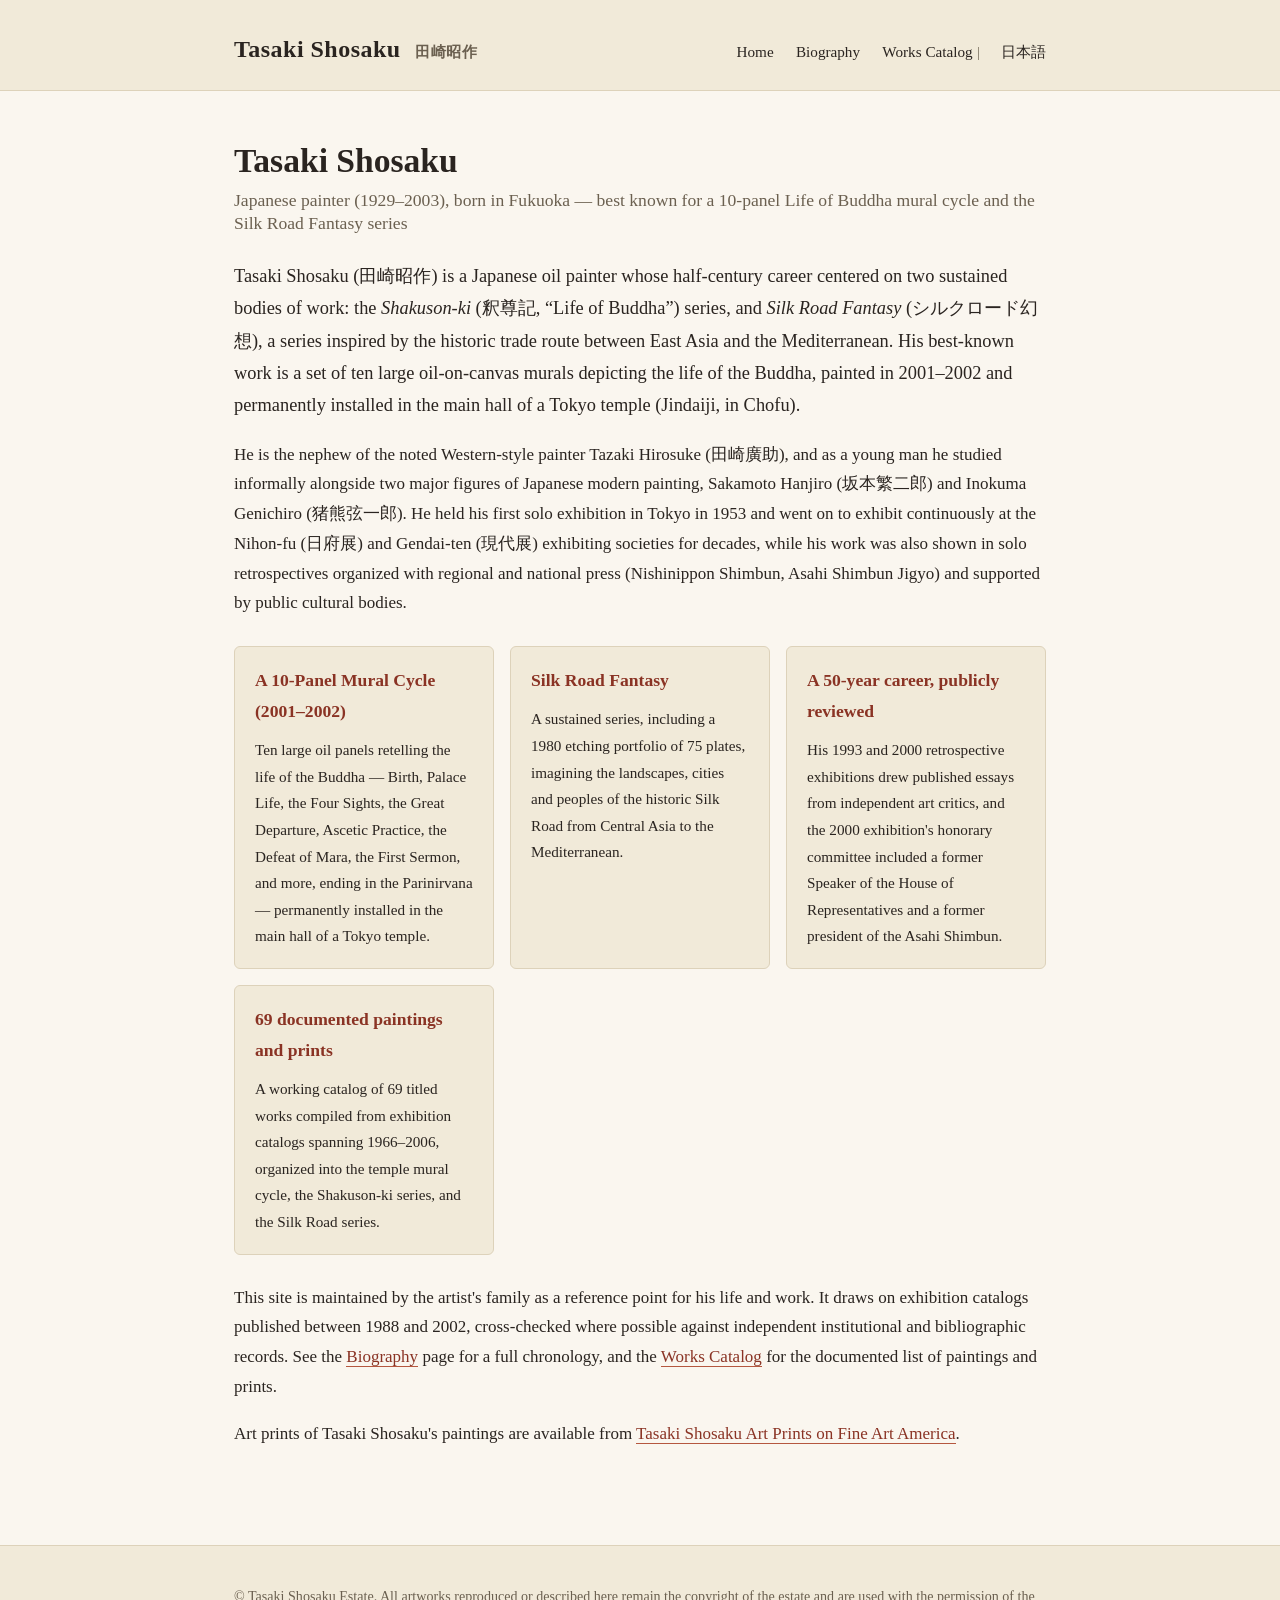
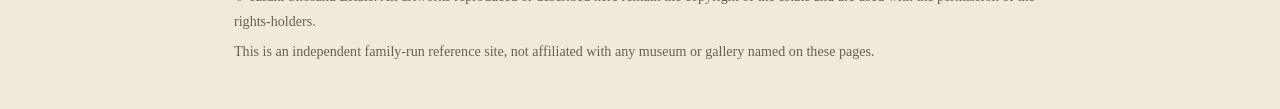
<file: index.html>
<!doctype html>
<html lang="en">
<head>
<meta charset="utf-8">
<meta name="viewport" content="width=device-width, initial-scale=1">
<title>Tasaki Shosaku — Japanese Painter (1929–2003)</title>
<meta name="description" content="Official reference site for Japanese painter Tasaki Shosaku (田崎昭作, 1929–2003), creator of a 10-panel Life of Buddha mural cycle and the Silk Road Fantasy series.">
<link rel="canonical" href="https://ttakt.github.io/tasaki-shosaku/">
<link rel="alternate" hreflang="en" href="https://ttakt.github.io/tasaki-shosaku/">
<link rel="alternate" hreflang="ja" href="https://ttakt.github.io/tasaki-shosaku/ja/index.html">
<link rel="alternate" hreflang="x-default" href="https://ttakt.github.io/tasaki-shosaku/">
<link rel="icon" href="assets/favicon.ico" sizes="any">
<link rel="icon" href="assets/favicon-32.png" type="image/png" sizes="32x32">
<link rel="apple-touch-icon" href="assets/apple-touch-icon.png">
<meta property="og:type" content="profile">
<meta property="og:site_name" content="Tasaki Shosaku ｜田崎昭作">
<meta property="og:locale" content="en_US">
<meta property="og:title" content="Tasaki Shosaku — Japanese Painter (1929–2003)">
<meta property="og:description" content="Official reference site for Japanese painter Tasaki Shosaku (田崎昭作, 1929–2003), creator of a 10-panel Life of Buddha mural cycle and the Silk Road Fantasy series.">
<meta property="og:url" content="https://ttakt.github.io/tasaki-shosaku/">
<meta property="og:image" content="https://ttakt.github.io/tasaki-shosaku/assets/og-image-en.png">
<meta property="og:image:width" content="1200">
<meta property="og:image:height" content="630">
<meta name="twitter:card" content="summary_large_image">
<meta name="twitter:title" content="Tasaki Shosaku — Japanese Painter (1929–2003)">
<meta name="twitter:description" content="Official reference site for Japanese painter Tasaki Shosaku (田崎昭作, 1929–2003), creator of a 10-panel Life of Buddha mural cycle and the Silk Road Fantasy series.">
<meta name="twitter:image" content="https://ttakt.github.io/tasaki-shosaku/assets/og-image-en.png">
<link rel="stylesheet" href="style.css">
<script type="application/ld+json">
{
  "@context": "https://schema.org",
  "@type": "Person",
  "name": "Tasaki Shosaku",
  "alternateName": ["田崎昭作", "田﨑昭作"],
  "birthDate": "1929-01-17",
  "deathDate": "2003-01-17",
  "birthPlace": {
    "@type": "Place",
    "name": "Tachibana-machi, Yame District, Fukuoka Prefecture, Japan"
  },
  "nationality": "Japanese",
  "jobTitle": "Painter",
  "description": "Japanese oil painter known for the 10-panel Life of Buddha (Shakuson-ki) mural cycle and the Silk Road Fantasy series.",
  "url": "https://ttakt.github.io/tasaki-shosaku/",
  "image": "https://ttakt.github.io/tasaki-shosaku/assets/og-image-en.png",
  "workLocation": {
    "@type": "Place",
    "name": "Tokyo, Japan"
  }
}
</script>
</head>
<body>

<header class="site-header">
  <div class="wrap">
    <div class="brand">Tasaki Shosaku <span class="jp">田崎昭作</span></div>
    <nav class="main-nav">
      <a href="index.html">Home</a>
      <a href="biography.html">Biography</a>
      <a href="works.html">Works Catalog</a>
      <span class="lang-switch">| <a href="ja/index.html">日本語</a></span>
    </nav>
  </div>
</header>

<main>
  <div class="wrap">
    <h1>Tasaki Shosaku
      <span class="sub">Japanese painter (1929–2003), born in Fukuoka — best known for a 10-panel Life of Buddha mural cycle and the Silk Road Fantasy series</span>
    </h1>

    <p class="lede">Tasaki Shosaku (田崎昭作) is a Japanese oil painter whose half-century career centered on two sustained bodies of work: the <em>Shakuson-ki</em> (釈尊記, &ldquo;Life of Buddha&rdquo;) series, and <em>Silk Road Fantasy</em> (シルクロード幻想), a series inspired by the historic trade route between East Asia and the Mediterranean. His best-known work is a set of ten large oil-on-canvas murals depicting the life of the Buddha, painted in 2001&ndash;2002 and permanently installed in the main hall of a Tokyo temple (Jindaiji, in Chofu).</p>

    <p>He is the nephew of the noted Western-style painter Tazaki Hirosuke (田崎廣助), and as a young man he studied informally alongside two major figures of Japanese modern painting, Sakamoto Hanjiro (坂本繁二郎) and Inokuma Genichiro (猪熊弦一郎). He held his first solo exhibition in Tokyo in 1953 and went on to exhibit continuously at the Nihon-fu (日府展) and Gendai-ten (現代展) exhibiting societies for decades, while his work was also shown in solo retrospectives organized with regional and national press (Nishinippon Shimbun, Asahi Shimbun Jigyo) and supported by public cultural bodies.</p>

    <div class="cards">
      <div class="card">
        <h3>A 10-Panel Mural Cycle (2001&ndash;2002)</h3>
        <p>Ten large oil panels retelling the life of the Buddha — Birth, Palace Life, the Four Sights, the Great Departure, Ascetic Practice, the Defeat of Mara, the First Sermon, and more, ending in the Parinirvana — permanently installed in the main hall of a Tokyo temple.</p>
      </div>
      <div class="card">
        <h3>Silk Road Fantasy</h3>
        <p>A sustained series, including a 1980 etching portfolio of 75 plates, imagining the landscapes, cities and peoples of the historic Silk Road from Central Asia to the Mediterranean.</p>
      </div>
      <div class="card">
        <h3>A 50-year career, publicly reviewed</h3>
        <p>His 1993 and 2000 retrospective exhibitions drew published essays from independent art critics, and the 2000 exhibition's honorary committee included a former Speaker of the House of Representatives and a former president of the Asahi Shimbun.</p>
      </div>
      <div class="card">
        <h3>69 documented paintings and prints</h3>
        <p>A working catalog of 69 titled works compiled from exhibition catalogs spanning 1966&ndash;2006, organized into the temple mural cycle, the Shakuson-ki series, and the Silk Road series.</p>
      </div>
    </div>

    <p>This site is maintained by the artist's family as a reference point for his life and work. It draws on exhibition catalogs published between 1988 and 2002, cross-checked where possible against independent institutional and bibliographic records. See the <a href="biography.html">Biography</a> page for a full chronology, and the <a href="works.html">Works Catalog</a> for the documented list of paintings and prints.</p>

    <p>Art prints of Tasaki Shosaku's paintings are available from <a href="https://fineartamerica.com/profiles/tasaki-shosaku">Tasaki Shosaku Art Prints on Fine Art America</a>.</p>
  </div>
</main>

<footer class="site-footer">
  <div class="wrap">
    <p>&copy; Tasaki Shosaku Estate. All artworks reproduced or described here remain the copyright of the estate and are used with the permission of the rights-holders.</p>
    <p>This is an independent family-run reference site, not affiliated with any museum or gallery named on these pages.</p>
  </div>
</footer>

</body>
</html>
</file>
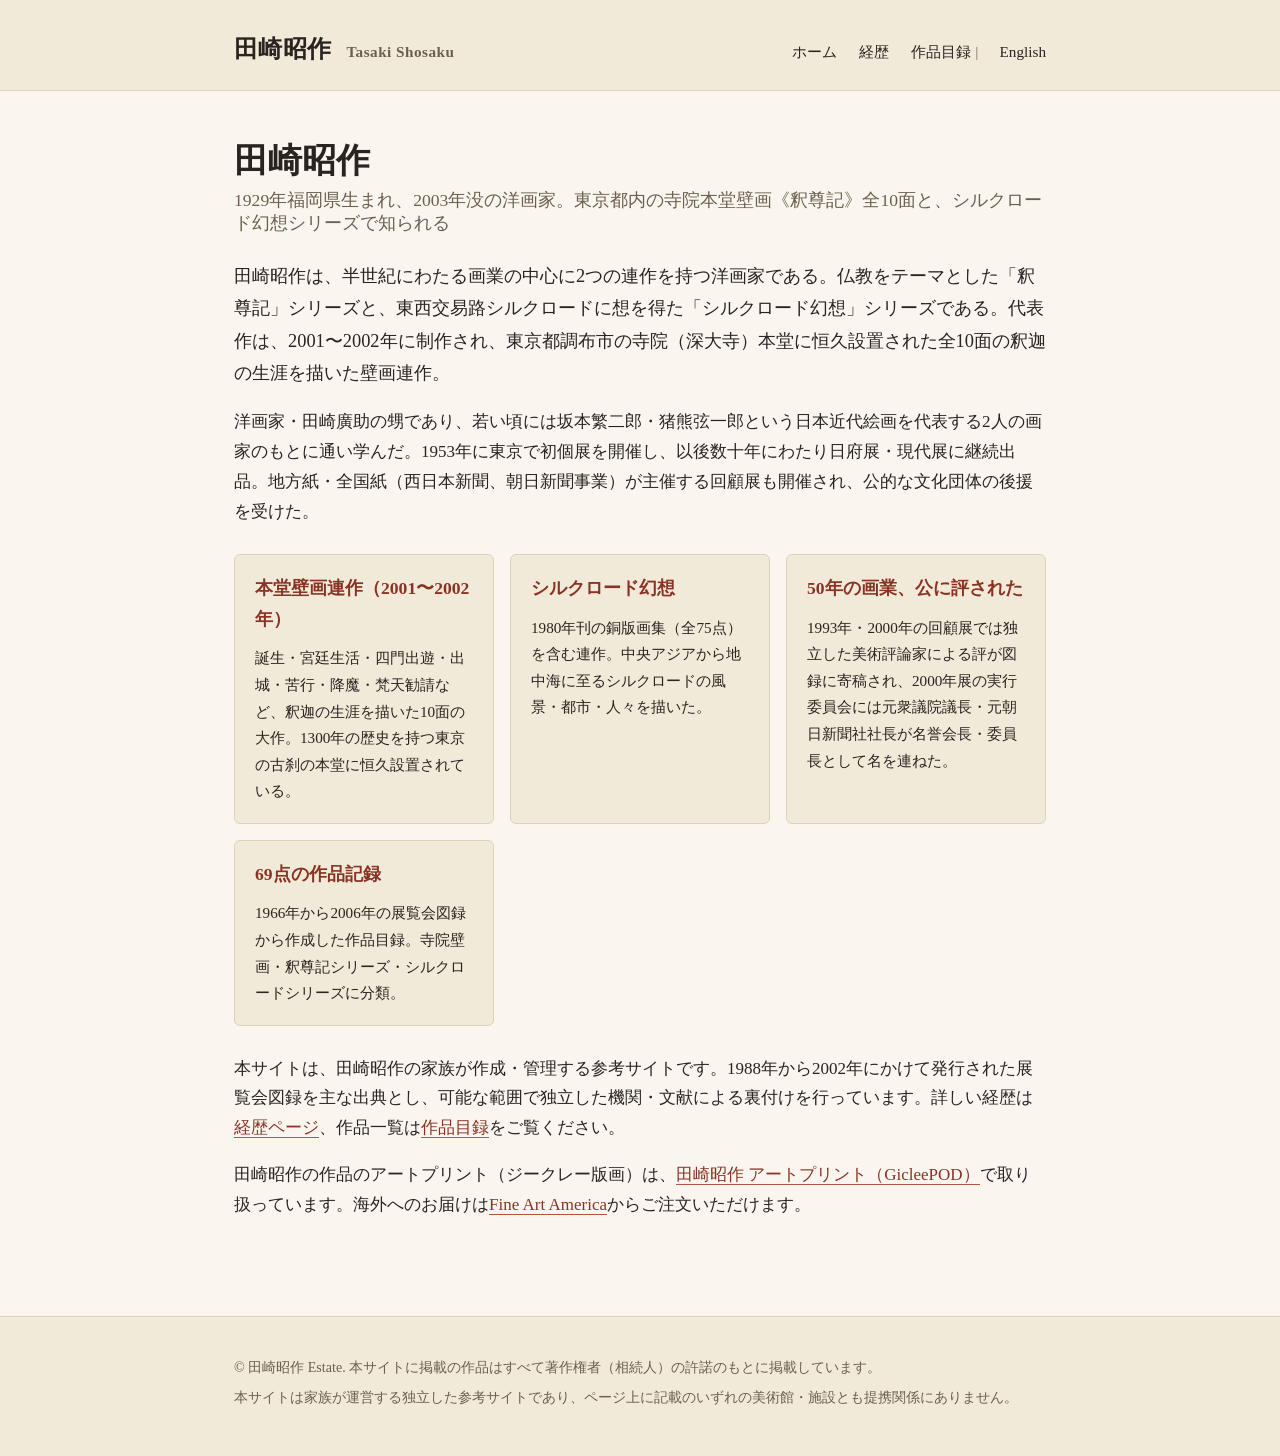
<file: ja/index.html>
<!doctype html>
<html lang="ja">
<head>
<meta charset="utf-8">
<meta name="viewport" content="width=device-width, initial-scale=1">
<title>田崎昭作 — 洋画家（1929–2003）</title>
<meta name="description" content="洋画家・田崎昭作（たさき しょうさく、1929–2003）の公式参考サイト。本堂壁画《釈尊記》全10面、シルクロード幻想シリーズの作者。">
<link rel="canonical" href="https://ttakt.github.io/tasaki-shosaku/ja/index.html">
<link rel="alternate" hreflang="en" href="https://ttakt.github.io/tasaki-shosaku/">
<link rel="alternate" hreflang="ja" href="https://ttakt.github.io/tasaki-shosaku/ja/index.html">
<link rel="alternate" hreflang="x-default" href="https://ttakt.github.io/tasaki-shosaku/">
<link rel="icon" href="../assets/favicon.ico" sizes="any">
<link rel="icon" href="../assets/favicon-32.png" type="image/png" sizes="32x32">
<link rel="apple-touch-icon" href="../assets/apple-touch-icon.png">
<meta property="og:type" content="profile">
<meta property="og:site_name" content="Tasaki Shosaku ">
<meta property="og:locale" content="ja_JP">
<meta property="og:title" content="田崎昭作 — 洋画家（1929–2003）">
<meta property="og:description" content="洋画家・田崎昭作（たさき しょうさく、1929–2003）の公式参考サイト。本堂壁画《釈尊記》全10面、シルクロード幻想シリーズの作者。">
<meta property="og:url" content="https://ttakt.github.io/tasaki-shosaku/ja/index.html">
<meta property="og:image" content="https://ttakt.github.io/tasaki-shosaku/assets/og-image-ja.png">
<meta property="og:image:width" content="1200">
<meta property="og:image:height" content="630">
<meta name="twitter:card" content="summary_large_image">
<meta name="twitter:title" content="田崎昭作 — 洋画家（1929–2003）">
<meta name="twitter:description" content="洋画家・田崎昭作（たさき しょうさく、1929–2003）の公式参考サイト。本堂壁画《釈尊記》全10面、シルクロード幻想シリーズの作者。">
<meta name="twitter:image" content="https://ttakt.github.io/tasaki-shosaku/assets/og-image-ja.png">
<link rel="stylesheet" href="../style.css">
<script type="application/ld+json">
{
  "@context": "https://schema.org",
  "@type": "Person",
  "name": "田崎昭作",
  "alternateName": ["Tasaki Shosaku", "田﨑昭作"],
  "birthDate": "1929-01-17",
  "deathDate": "2003-01-17",
  "birthPlace": {
    "@type": "Place",
    "name": "福岡県八女郡立花町"
  },
  "nationality": "日本",
  "jobTitle": "洋画家",
  "description": "東京都内の寺院本堂壁画《釈尊記》全10面とシルクロード幻想シリーズで知られる洋画家。",
  "url": "https://ttakt.github.io/tasaki-shosaku/ja/index.html",
  "image": "https://ttakt.github.io/tasaki-shosaku/assets/og-image-ja.png",
  "workLocation": {
    "@type": "Place",
    "name": "東京都"
  }
}
</script>
</head>
<body>

<header class="site-header">
  <div class="wrap">
    <div class="brand">田崎昭作 <span class="jp">Tasaki Shosaku</span></div>
    <nav class="main-nav">
      <a href="index.html">ホーム</a>
      <a href="biography.html">経歴</a>
      <a href="works.html">作品目録</a>
      <span class="lang-switch">| <a href="../index.html">English</a></span>
    </nav>
  </div>
</header>

<main>
  <div class="wrap">
    <h1>田崎昭作
      <span class="sub">1929年福岡県生まれ、2003年没の洋画家。東京都内の寺院本堂壁画《釈尊記》全10面と、シルクロード幻想シリーズで知られる</span>
    </h1>

    <p class="lede">田崎昭作は、半世紀にわたる画業の中心に2つの連作を持つ洋画家である。仏教をテーマとした「釈尊記」シリーズと、東西交易路シルクロードに想を得た「シルクロード幻想」シリーズである。代表作は、2001〜2002年に制作され、東京都調布市の寺院（深大寺）本堂に恒久設置された全10面の釈迦の生涯を描いた壁画連作。</p>

    <p>洋画家・田崎廣助の甥であり、若い頃には坂本繁二郎・猪熊弦一郎という日本近代絵画を代表する2人の画家のもとに通い学んだ。1953年に東京で初個展を開催し、以後数十年にわたり日府展・現代展に継続出品。地方紙・全国紙（西日本新聞、朝日新聞事業）が主催する回顧展も開催され、公的な文化団体の後援を受けた。</p>

    <div class="cards">
      <div class="card">
        <h3>本堂壁画連作（2001〜2002年）</h3>
        <p>誕生・宮廷生活・四門出遊・出城・苦行・降魔・梵天勧請など、釈迦の生涯を描いた10面の大作。1300年の歴史を持つ東京の古刹の本堂に恒久設置されている。</p>
      </div>
      <div class="card">
        <h3>シルクロード幻想</h3>
        <p>1980年刊の銅版画集（全75点）を含む連作。中央アジアから地中海に至るシルクロードの風景・都市・人々を描いた。</p>
      </div>
      <div class="card">
        <h3>50年の画業、公に評された</h3>
        <p>1993年・2000年の回顧展では独立した美術評論家による評が図録に寄稿され、2000年展の実行委員会には元衆議院議長・元朝日新聞社社長が名誉会長・委員長として名を連ねた。</p>
      </div>
      <div class="card">
        <h3>69点の作品記録</h3>
        <p>1966年から2006年の展覧会図録から作成した作品目録。寺院壁画・釈尊記シリーズ・シルクロードシリーズに分類。</p>
      </div>
    </div>

    <p>本サイトは、田崎昭作の家族が作成・管理する参考サイトです。1988年から2002年にかけて発行された展覧会図録を主な出典とし、可能な範囲で独立した機関・文献による裏付けを行っています。詳しい経歴は<a href="biography.html">経歴ページ</a>、作品一覧は<a href="works.html">作品目録</a>をご覧ください。</p>

    <p>田崎昭作の作品のアートプリント（ジークレー版画）は、<a href="https://gicleepod.com/ja/store/tasaki-shosaku">田崎昭作 アートプリント（GicleePOD）</a>で取り扱っています。海外へのお届けは<a href="https://fineartamerica.com/profiles/tasaki-shosaku">Fine Art America</a>からご注文いただけます。</p>
  </div>
</main>

<footer class="site-footer">
  <div class="wrap">
    <p>&copy; 田崎昭作 Estate. 本サイトに掲載の作品はすべて著作権者（相続人）の許諾のもとに掲載しています。</p>
    <p>本サイトは家族が運営する独立した参考サイトであり、ページ上に記載のいずれの美術館・施設とも提携関係にありません。</p>
  </div>
</footer>

</body>
</html>
</file>
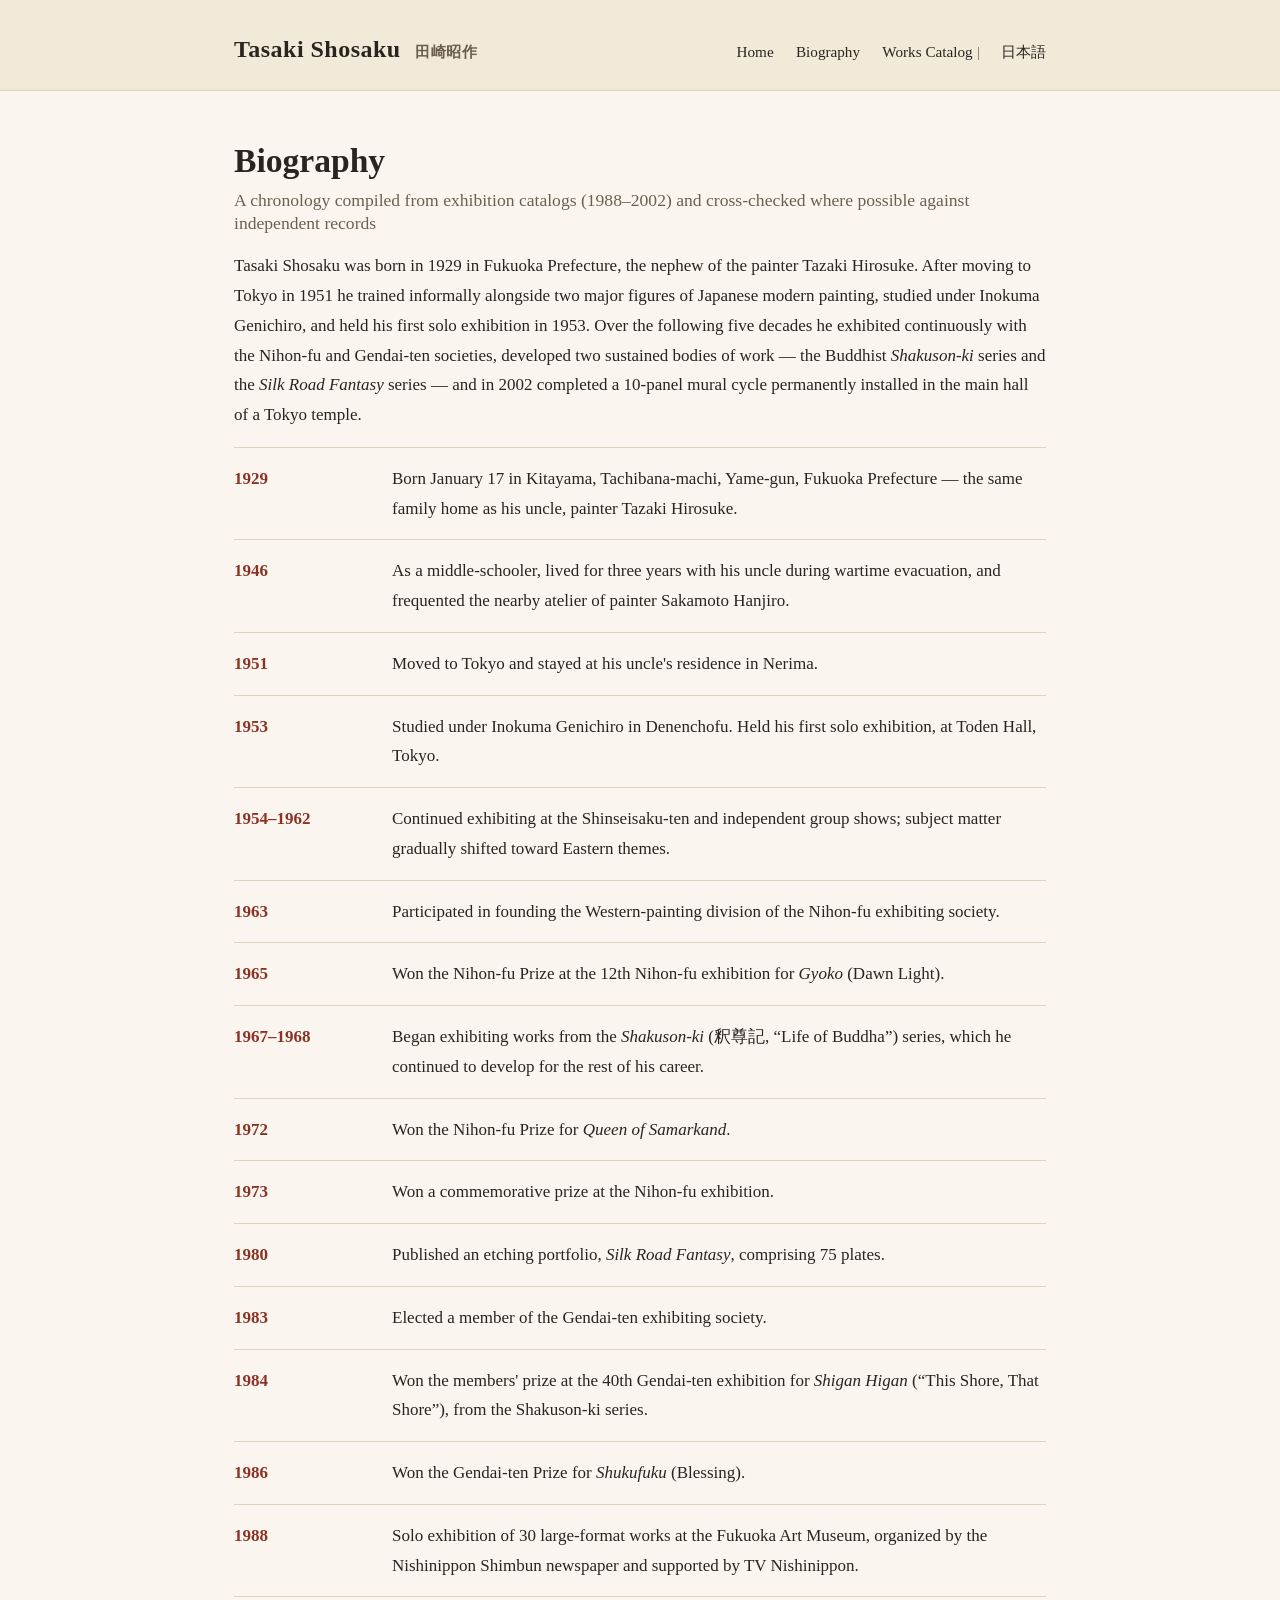
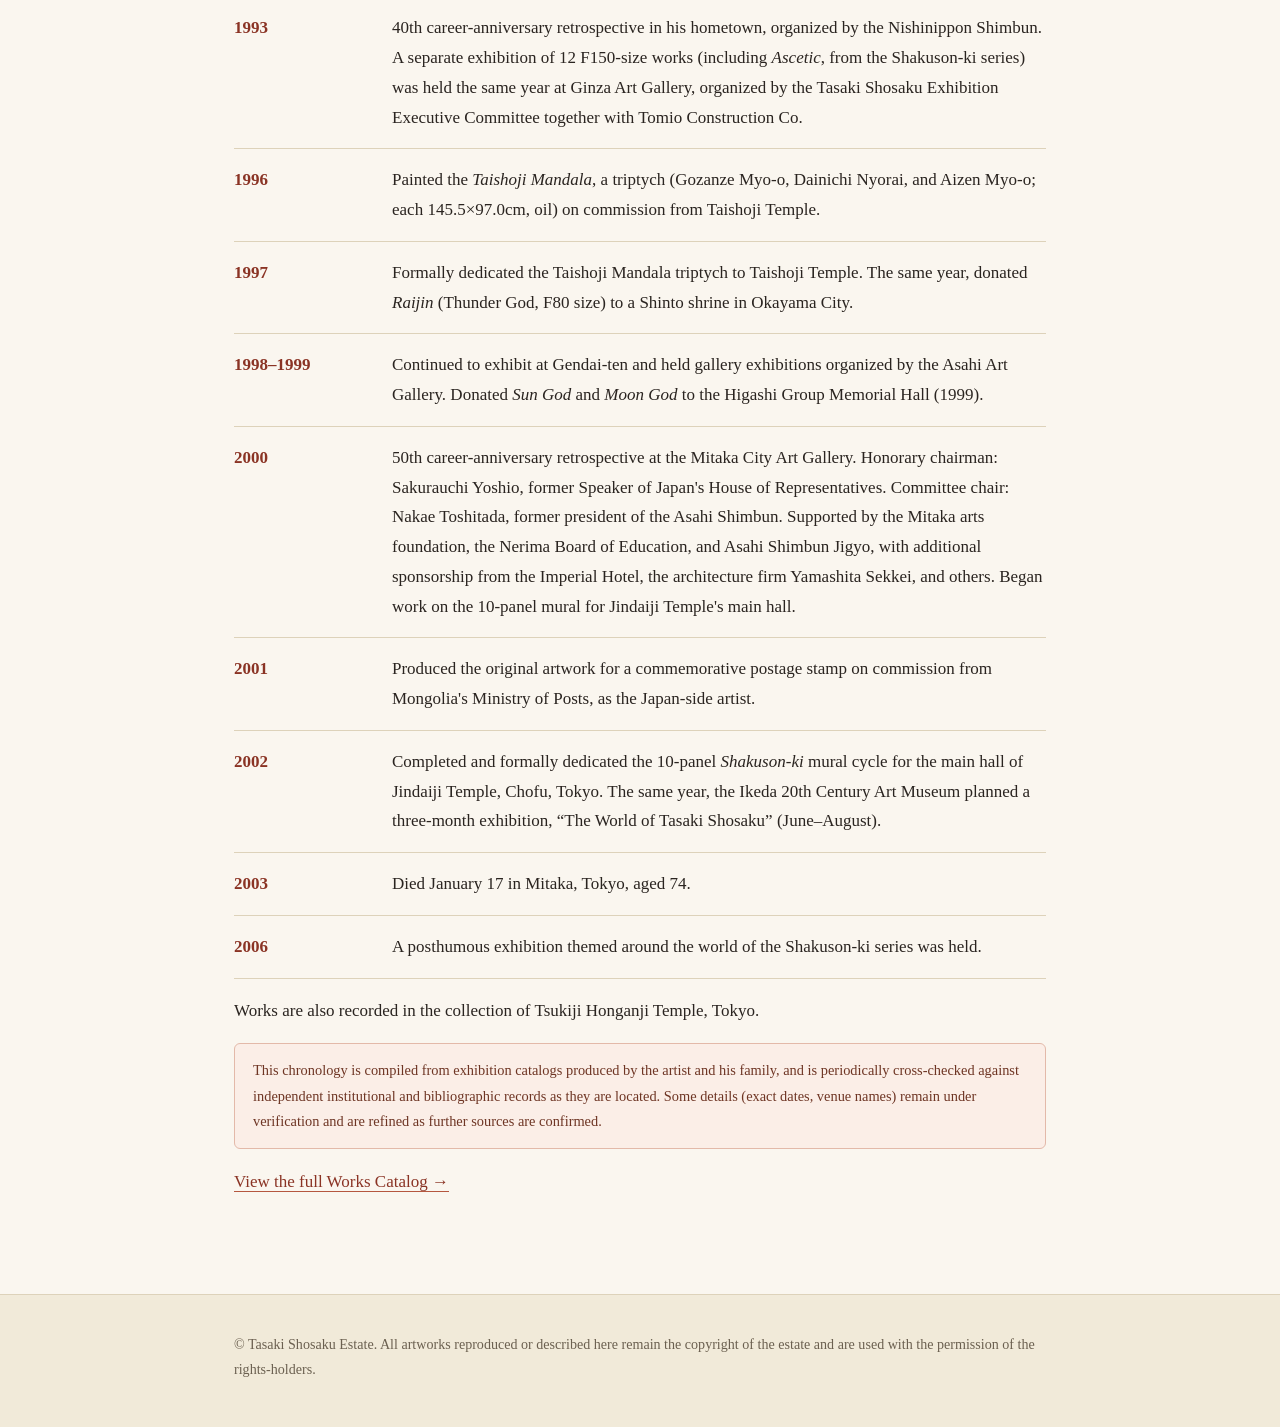
<file: biography.html>
<!doctype html>
<html lang="en">
<head>
<meta charset="utf-8">
<meta name="viewport" content="width=device-width, initial-scale=1">
<title>Biography — Tasaki Shosaku</title>
<meta name="description" content="Chronology of Japanese painter Tasaki Shosaku (田崎昭作), 1929 to 2006: training, exhibitions, awards, and the Life of Buddha mural cycle.">
<link rel="canonical" href="https://ttakt.github.io/tasaki-shosaku/biography.html">
<link rel="alternate" hreflang="en" href="https://ttakt.github.io/tasaki-shosaku/biography.html">
<link rel="alternate" hreflang="ja" href="https://ttakt.github.io/tasaki-shosaku/ja/biography.html">
<link rel="alternate" hreflang="x-default" href="https://ttakt.github.io/tasaki-shosaku/biography.html">
<link rel="icon" href="assets/favicon.ico" sizes="any">
<link rel="icon" href="assets/favicon-32.png" type="image/png" sizes="32x32">
<link rel="apple-touch-icon" href="assets/apple-touch-icon.png">
<meta property="og:type" content="profile">
<meta property="og:site_name" content="Tasaki Shosaku ｜田崎昭作">
<meta property="og:locale" content="en_US">
<meta property="og:title" content="Biography — Tasaki Shosaku">
<meta property="og:description" content="Chronology of Japanese painter Tasaki Shosaku (田崎昭作), 1929 to 2006: training, exhibitions, awards, and the Life of Buddha mural cycle.">
<meta property="og:url" content="https://ttakt.github.io/tasaki-shosaku/biography.html">
<meta property="og:image" content="https://ttakt.github.io/tasaki-shosaku/assets/og-image-en.png">
<meta property="og:image:width" content="1200">
<meta property="og:image:height" content="630">
<meta name="twitter:card" content="summary_large_image">
<meta name="twitter:title" content="Biography — Tasaki Shosaku">
<meta name="twitter:description" content="Chronology of Japanese painter Tasaki Shosaku (田崎昭作), 1929 to 2006: training, exhibitions, awards, and the Life of Buddha mural cycle.">
<meta name="twitter:image" content="https://ttakt.github.io/tasaki-shosaku/assets/og-image-en.png">
<link rel="stylesheet" href="style.css">
</head>
<body>

<header class="site-header">
  <div class="wrap">
    <div class="brand">Tasaki Shosaku <span class="jp">田崎昭作</span></div>
    <nav class="main-nav">
      <a href="index.html">Home</a>
      <a href="biography.html">Biography</a>
      <a href="works.html">Works Catalog</a>
      <span class="lang-switch">| <a href="ja/biography.html">日本語</a></span>
    </nav>
  </div>
</header>

<main>
  <div class="wrap">
    <h1>Biography<span class="sub">A chronology compiled from exhibition catalogs (1988&ndash;2002) and cross-checked where possible against independent records</span></h1>

    <p>Tasaki Shosaku was born in 1929 in Fukuoka Prefecture, the nephew of the painter Tazaki Hirosuke. After moving to Tokyo in 1951 he trained informally alongside two major figures of Japanese modern painting, studied under Inokuma Genichiro, and held his first solo exhibition in 1953. Over the following five decades he exhibited continuously with the Nihon-fu and Gendai-ten societies, developed two sustained bodies of work — the Buddhist <em>Shakuson-ki</em> series and the <em>Silk Road Fantasy</em> series — and in 2002 completed a 10-panel mural cycle permanently installed in the main hall of a Tokyo temple.</p>

    <ul class="timeline">

      <li><div class="year">1929</div><div class="desc">Born January 17 in Kitayama, Tachibana-machi, Yame-gun, Fukuoka Prefecture &mdash; the same family home as his uncle, painter Tazaki Hirosuke.</div></li>

      <li><div class="year">1946</div><div class="desc">As a middle-schooler, lived for three years with his uncle during wartime evacuation, and frequented the nearby atelier of painter Sakamoto Hanjiro.</div></li>

      <li><div class="year">1951</div><div class="desc">Moved to Tokyo and stayed at his uncle's residence in Nerima.</div></li>

      <li><div class="year">1953</div><div class="desc">Studied under Inokuma Genichiro in Denenchofu. Held his first solo exhibition, at Toden Hall, Tokyo.</div></li>

      <li><div class="year">1954&ndash;1962</div><div class="desc">Continued exhibiting at the Shinseisaku-ten and independent group shows; subject matter gradually shifted toward Eastern themes.</div></li>

      <li><div class="year">1963</div><div class="desc">Participated in founding the Western-painting division of the Nihon-fu exhibiting society.</div></li>

      <li><div class="year">1965</div><div class="desc">Won the Nihon-fu Prize at the 12th Nihon-fu exhibition for <em>Gyoko</em> (Dawn Light).</div></li>

      <li><div class="year">1967&ndash;1968</div><div class="desc">Began exhibiting works from the <em>Shakuson-ki</em> (釈尊記, &ldquo;Life of Buddha&rdquo;) series, which he continued to develop for the rest of his career.</div></li>

      <li><div class="year">1972</div><div class="desc">Won the Nihon-fu Prize for <em>Queen of Samarkand</em>.</div></li>

      <li><div class="year">1973</div><div class="desc">Won a commemorative prize at the Nihon-fu exhibition.</div></li>

      <li><div class="year">1980</div><div class="desc">Published an etching portfolio, <em>Silk Road Fantasy</em>, comprising 75 plates.</div></li>

      <li><div class="year">1983</div><div class="desc">Elected a member of the Gendai-ten exhibiting society.</div></li>

      <li><div class="year">1984</div><div class="desc">Won the members' prize at the 40th Gendai-ten exhibition for <em>Shigan Higan</em> (&ldquo;This Shore, That Shore&rdquo;), from the Shakuson-ki series.</div></li>

      <li><div class="year">1986</div><div class="desc">Won the Gendai-ten Prize for <em>Shukufuku</em> (Blessing).</div></li>

      <li><div class="year">1988</div><div class="desc">Solo exhibition of 30 large-format works at the Fukuoka Art Museum, organized by the Nishinippon Shimbun newspaper and supported by TV Nishinippon.</div></li>

      <li><div class="year">1993</div><div class="desc">40th career-anniversary retrospective in his hometown, organized by the Nishinippon Shimbun. A separate exhibition of 12 F150-size works (including <em>Ascetic</em>, from the Shakuson-ki series) was held the same year at Ginza Art Gallery, organized by the Tasaki Shosaku Exhibition Executive Committee together with Tomio Construction Co.</div></li>

      <li><div class="year">1996</div><div class="desc">Painted the <em>Taishoji Mandala</em>, a triptych (Gozanze Myo-o, Dainichi Nyorai, and Aizen Myo-o; each 145.5&times;97.0cm, oil) on commission from Taishoji Temple.</div></li>

      <li><div class="year">1997</div><div class="desc">Formally dedicated the Taishoji Mandala triptych to Taishoji Temple. The same year, donated <em>Raijin</em> (Thunder God, F80 size) to a Shinto shrine in Okayama City.</div></li>

      <li><div class="year">1998&ndash;1999</div><div class="desc">Continued to exhibit at Gendai-ten and held gallery exhibitions organized by the Asahi Art Gallery. Donated <em>Sun God</em> and <em>Moon God</em> to the Higashi Group Memorial Hall (1999).</div></li>

      <li><div class="year">2000</div><div class="desc">50th career-anniversary retrospective at the Mitaka City Art Gallery. Honorary chairman: Sakurauchi Yoshio, former Speaker of Japan's House of Representatives. Committee chair: Nakae Toshitada, former president of the Asahi Shimbun. Supported by the Mitaka arts foundation, the Nerima Board of Education, and Asahi Shimbun Jigyo, with additional sponsorship from the Imperial Hotel, the architecture firm Yamashita Sekkei, and others. Began work on the 10-panel mural for Jindaiji Temple's main hall.</div></li>

      <li><div class="year">2001</div><div class="desc">Produced the original artwork for a commemorative postage stamp on commission from Mongolia's Ministry of Posts, as the Japan-side artist.</div></li>

      <li><div class="year">2002</div><div class="desc">Completed and formally dedicated the 10-panel <em>Shakuson-ki</em> mural cycle for the main hall of Jindaiji Temple, Chofu, Tokyo. The same year, the Ikeda 20th Century Art Museum planned a three-month exhibition, &ldquo;The World of Tasaki Shosaku&rdquo; (June&ndash;August).</div></li>

      <li><div class="year">2003</div><div class="desc">Died January 17 in Mitaka, Tokyo, aged 74.</div></li>

      <li><div class="year">2006</div><div class="desc">A posthumous exhibition themed around the world of the Shakuson-ki series was held.</div></li>

    </ul>

    <p>Works are also recorded in the collection of Tsukiji Honganji Temple, Tokyo.</p>

    <div class="status-note">
      This chronology is compiled from exhibition catalogs produced by the artist and his family, and is periodically cross-checked against independent institutional and bibliographic records as they are located. Some details (exact dates, venue names) remain under verification and are refined as further sources are confirmed.
    </div>

    <p><a href="works.html">View the full Works Catalog &rarr;</a></p>
  </div>
</main>

<footer class="site-footer">
  <div class="wrap">
    <p>&copy; Tasaki Shosaku Estate. All artworks reproduced or described here remain the copyright of the estate and are used with the permission of the rights-holders.</p>
  </div>
</footer>

</body>
</html>
</file>
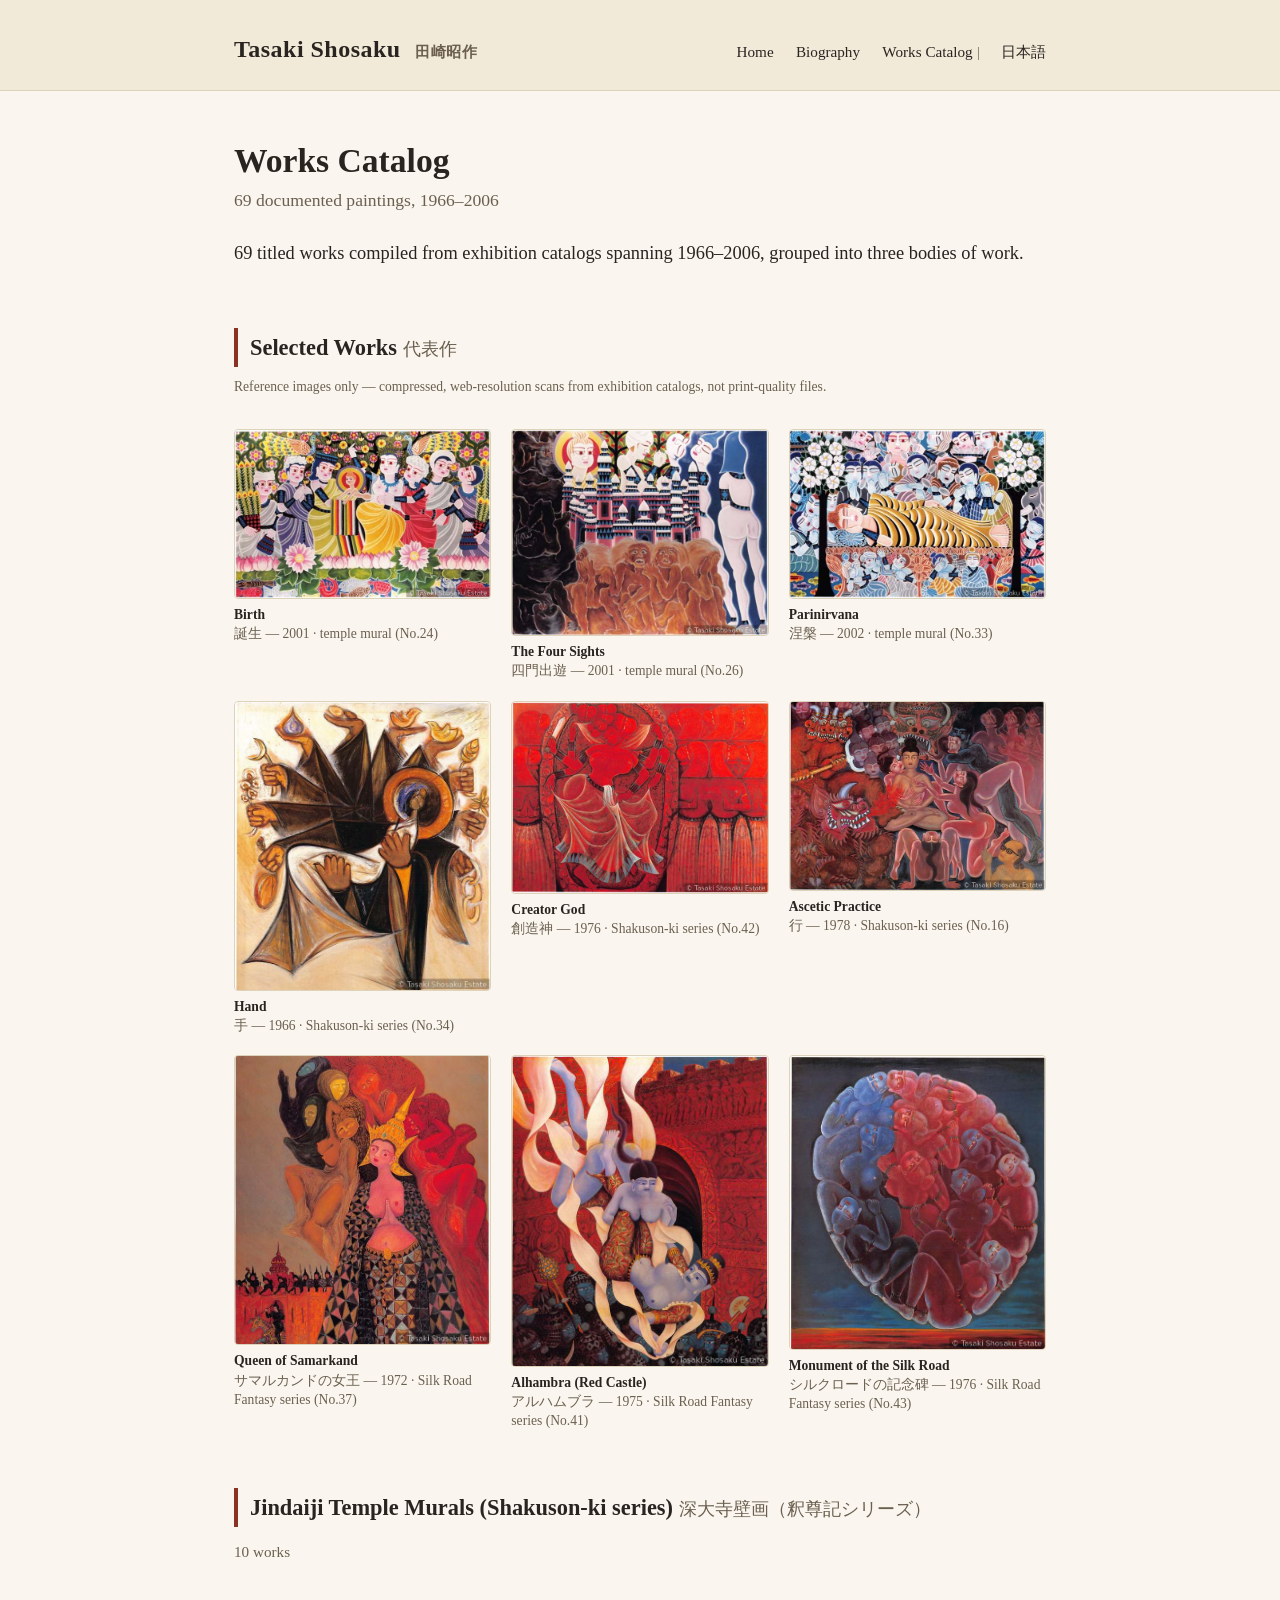
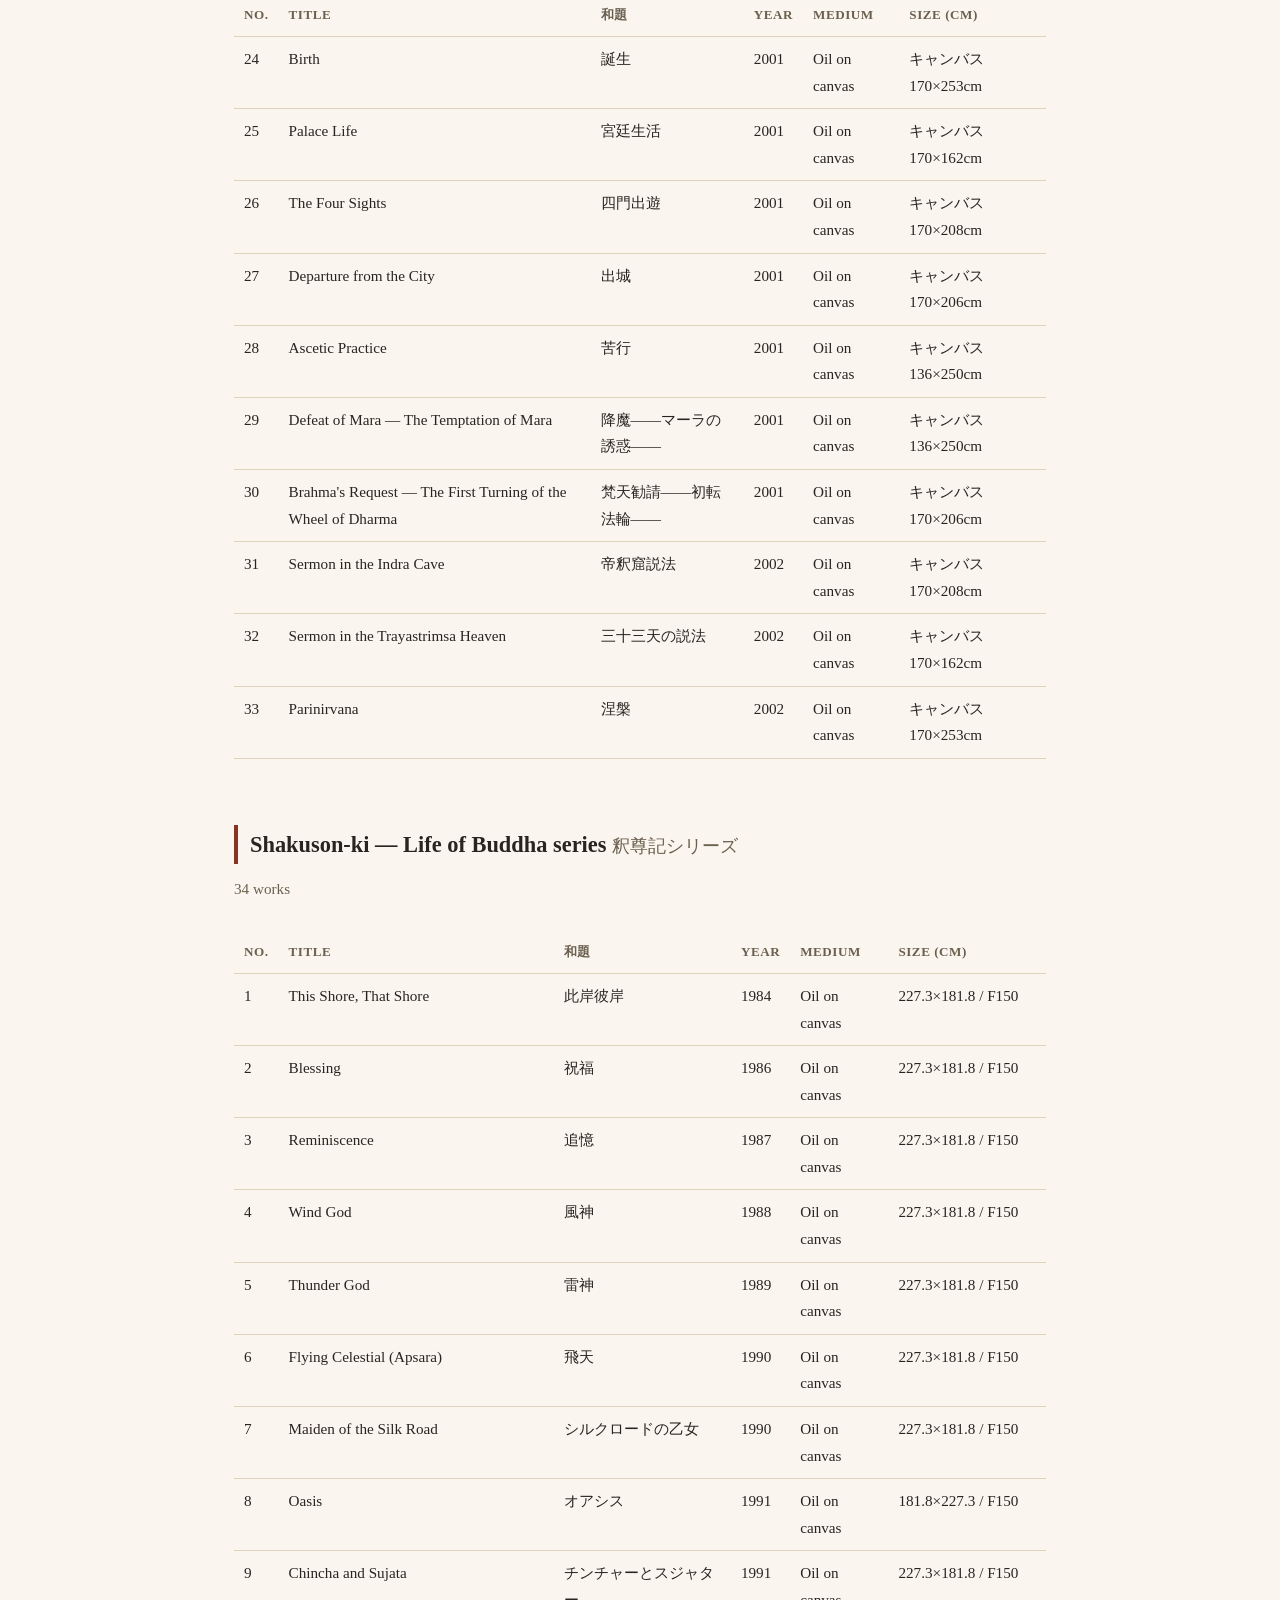
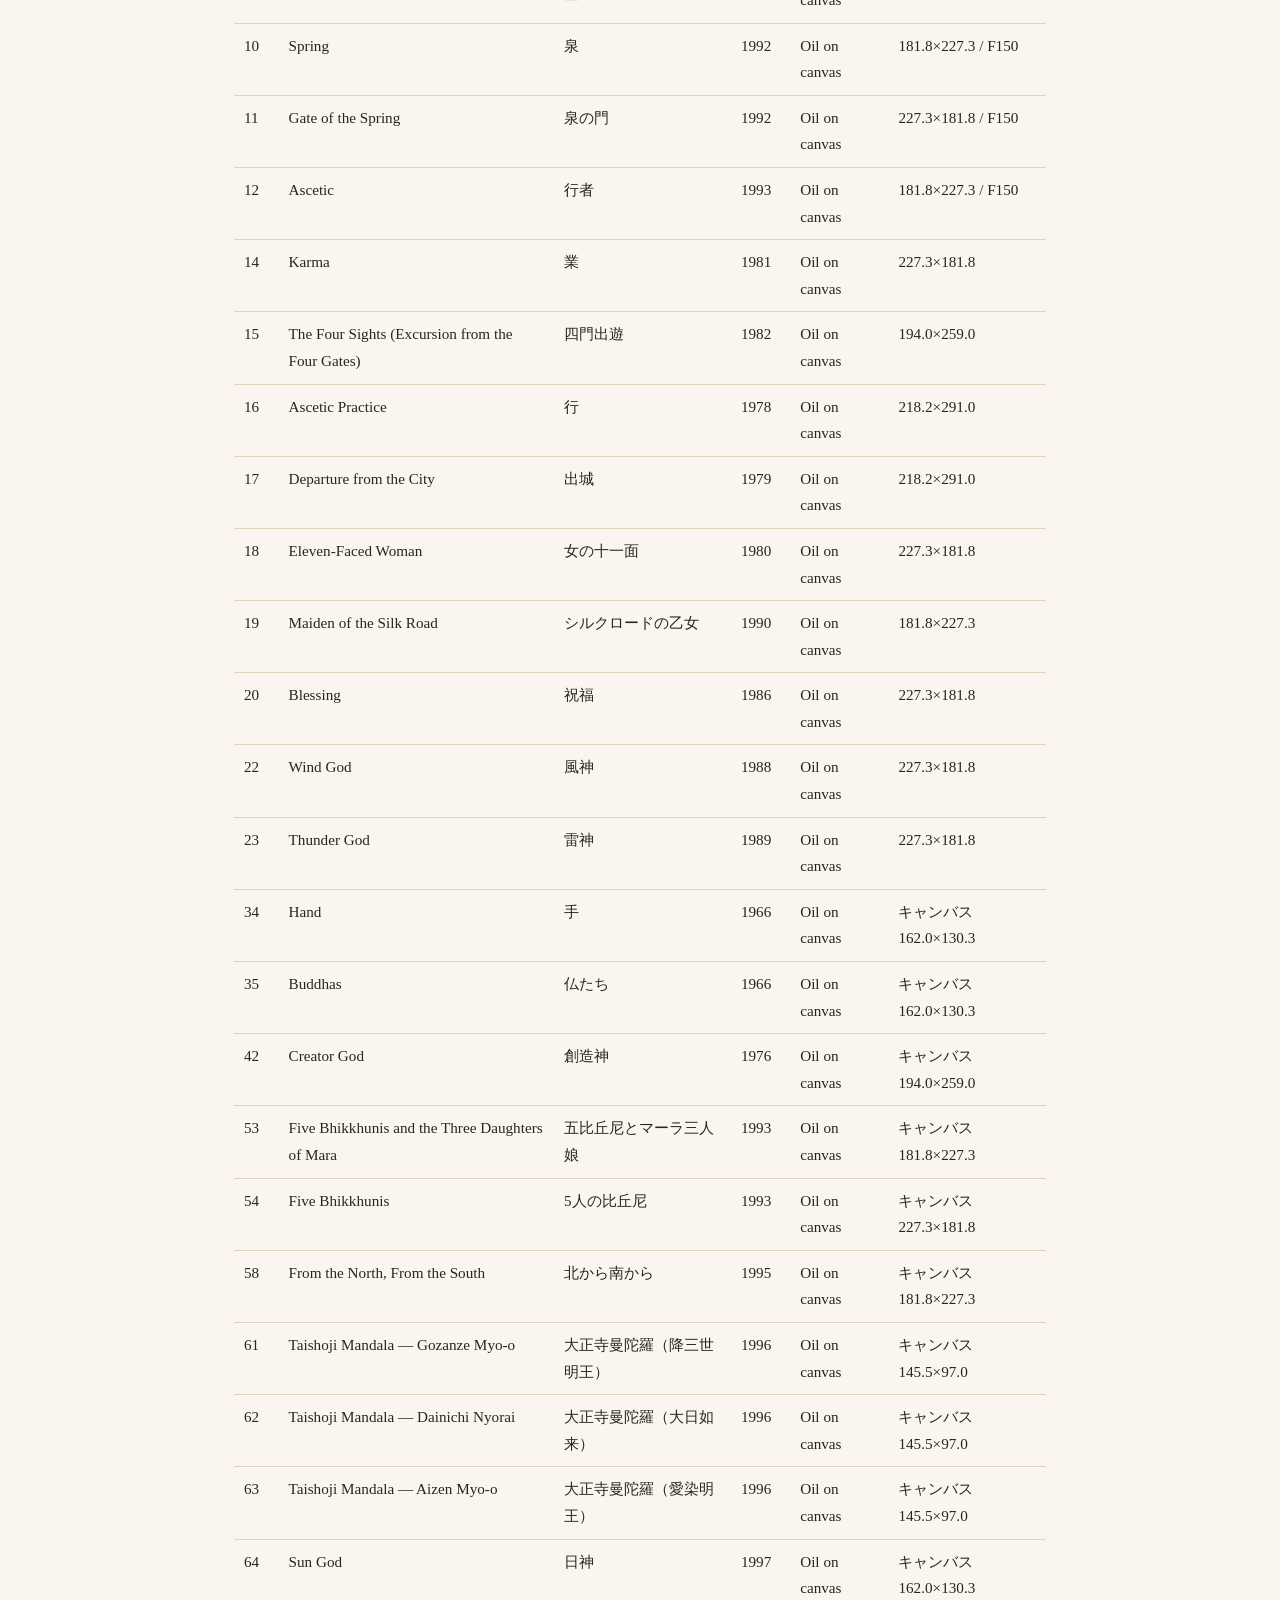
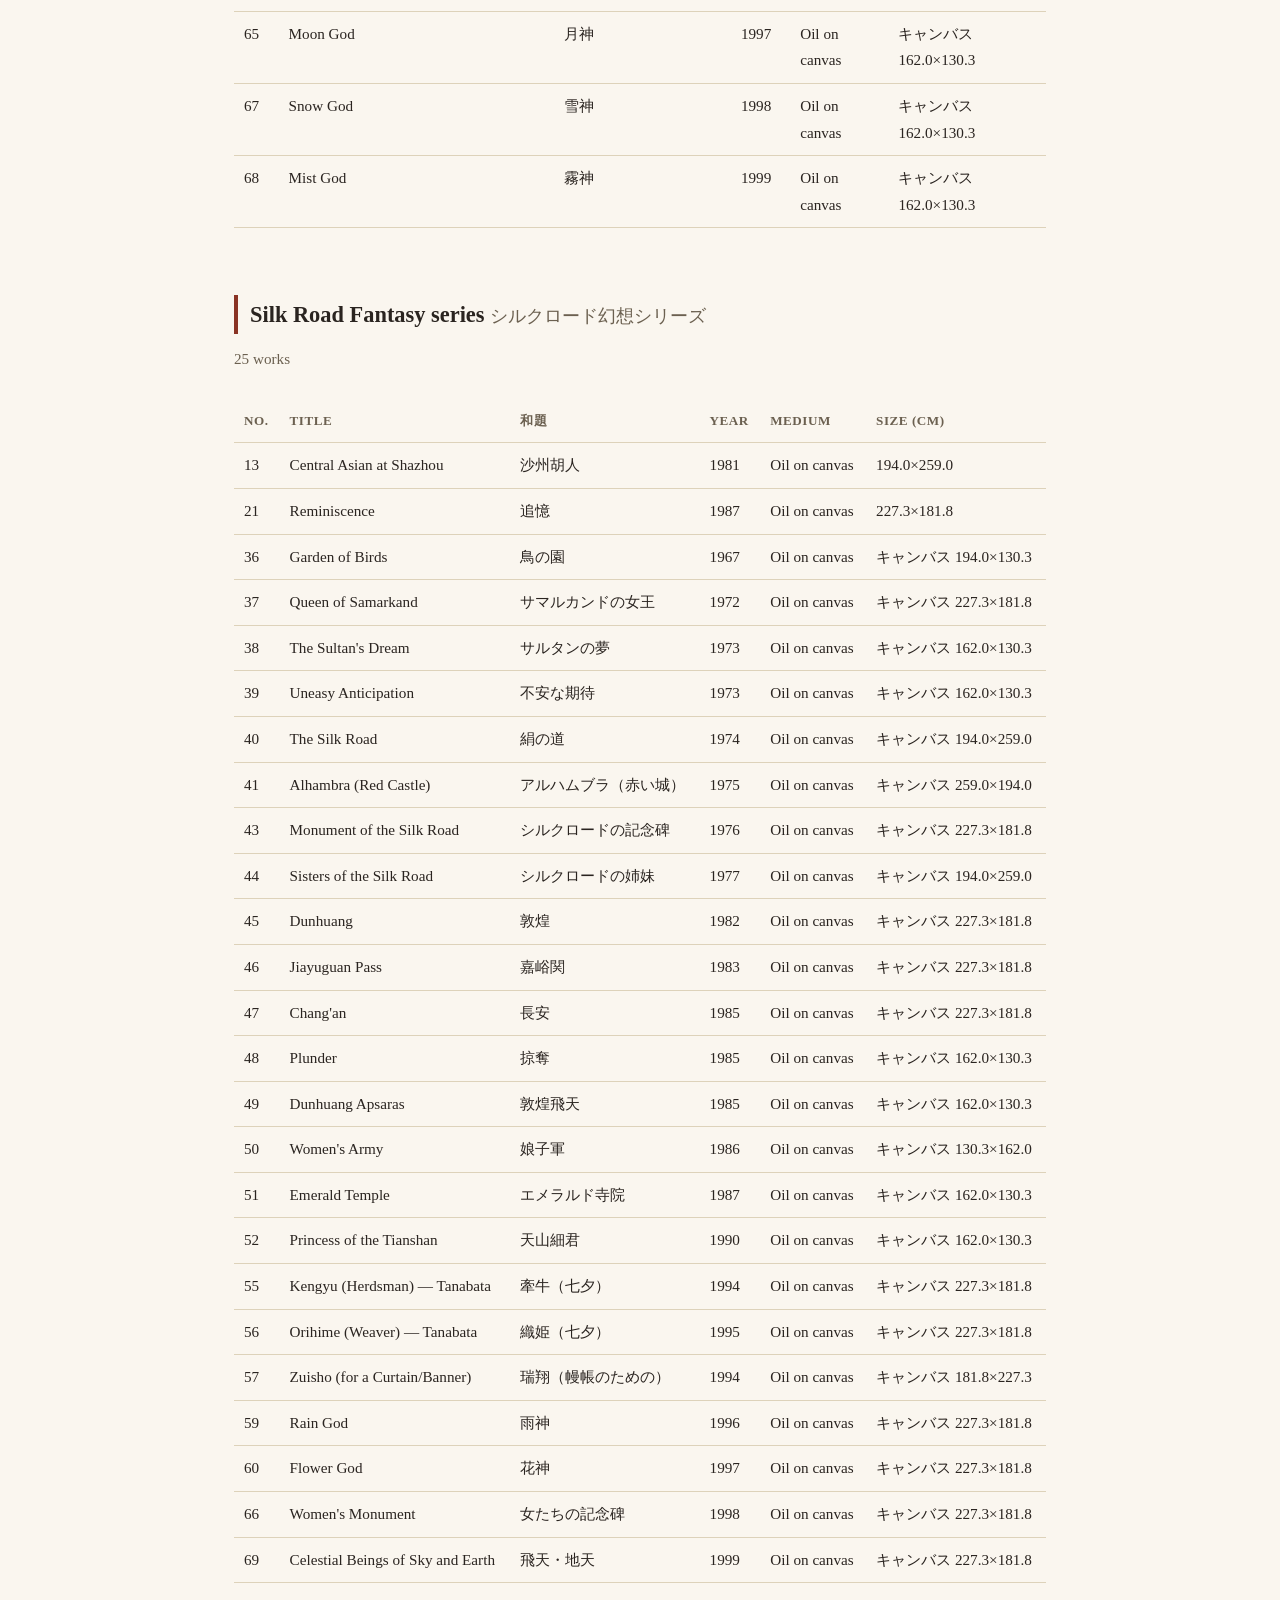
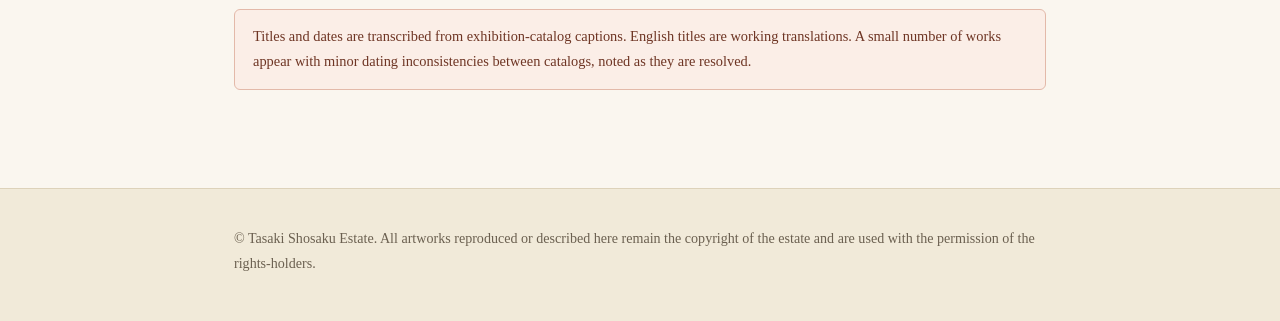
<file: works.html>
<!doctype html>
<html lang="en">
<head>
<meta charset="utf-8">
<meta name="viewport" content="width=device-width, initial-scale=1">
<title>Works Catalog — Tasaki Shosaku</title>
<meta name="description" content="Catalog of 69 documented paintings by Tasaki Shosaku (田崎昭作): the temple mural cycle, the Shakuson-ki (Life of Buddha) series, and the Silk Road Fantasy series.">
<link rel="canonical" href="https://ttakt.github.io/tasaki-shosaku/works.html">
<link rel="alternate" hreflang="en" href="https://ttakt.github.io/tasaki-shosaku/works.html">
<link rel="alternate" hreflang="ja" href="https://ttakt.github.io/tasaki-shosaku/ja/works.html">
<link rel="alternate" hreflang="x-default" href="https://ttakt.github.io/tasaki-shosaku/works.html">
<link rel="icon" href="assets/favicon.ico" sizes="any">
<link rel="icon" href="assets/favicon-32.png" type="image/png" sizes="32x32">
<link rel="apple-touch-icon" href="assets/apple-touch-icon.png">
<meta property="og:type" content="profile">
<meta property="og:site_name" content="Tasaki Shosaku ｜田崎昭作">
<meta property="og:locale" content="en_US">
<meta property="og:title" content="Works Catalog — Tasaki Shosaku">
<meta property="og:description" content="Catalog of 69 documented paintings by Tasaki Shosaku (田崎昭作): the temple mural cycle, the Shakuson-ki (Life of Buddha) series, and the Silk Road Fantasy series.">
<meta property="og:url" content="https://ttakt.github.io/tasaki-shosaku/works.html">
<meta property="og:image" content="https://ttakt.github.io/tasaki-shosaku/assets/og-image-en.png">
<meta property="og:image:width" content="1200">
<meta property="og:image:height" content="630">
<meta name="twitter:card" content="summary_large_image">
<meta name="twitter:title" content="Works Catalog — Tasaki Shosaku">
<meta name="twitter:description" content="Catalog of 69 documented paintings by Tasaki Shosaku (田崎昭作): the temple mural cycle, the Shakuson-ki (Life of Buddha) series, and the Silk Road Fantasy series.">
<meta name="twitter:image" content="https://ttakt.github.io/tasaki-shosaku/assets/og-image-en.png">
<link rel="stylesheet" href="style.css">
</head>
<body>

<header class="site-header">
  <div class="wrap">
    <div class="brand">Tasaki Shosaku <span class="jp">田崎昭作</span></div>
    <nav class="main-nav">
      <a href="index.html">Home</a>
      <a href="biography.html">Biography</a>
      <a href="works.html">Works Catalog</a>
      <span class="lang-switch">| <a href="ja/works.html">日本語</a></span>
    </nav>
  </div>
</header>

<main>
  <div class="wrap">
    <h1>Works Catalog<span class="sub">69 documented paintings, 1966&ndash;2006</span></h1>

<p class="lede">69 titled works compiled from exhibition catalogs spanning 1966&ndash;2006, grouped into three bodies of work.</p>

<h2>Selected Works <span style="color:var(--muted);font-weight:400;font-size:0.8em;">代表作</span></h2>
<p class="image-note">Reference images only &mdash; compressed, web-resolution scans from exhibition catalogs, not print-quality files.</p>
<div class="gallery">
  <figure><img src="assets/works/24-birth.jpg" width="640" height="421" loading="lazy" alt="Birth (誕生), 2001, oil on canvas, temple mural"><figcaption><span class="work-title">Birth</span><br>誕生 — 2001 &middot; temple mural (No.24)</figcaption></figure>
  <figure><img src="assets/works/26-four-sights-mural.jpg" width="640" height="516" loading="lazy" alt="The Four Sights, 2001, oil on canvas, temple mural"><figcaption><span class="work-title">The Four Sights</span><br>四門出遊 — 2001 &middot; temple mural (No.26)</figcaption></figure>
  <figure><img src="assets/works/33-parinirvana.jpg" width="640" height="421" loading="lazy" alt="Parinirvana (涅槃), 2002, oil on canvas, temple mural"><figcaption><span class="work-title">Parinirvana</span><br>涅槃 — 2002 &middot; temple mural (No.33)</figcaption></figure>
  <figure><img src="assets/works/34-hand.jpg" width="566" height="640" loading="lazy" alt="Hand (手), 1966, oil on canvas, Shakuson-ki series"><figcaption><span class="work-title">Hand</span><br>手 — 1966 &middot; Shakuson-ki series (No.34)</figcaption></figure>
  <figure><img src="assets/works/42-creator-god.jpg" width="640" height="481" loading="lazy" alt="Creator God (創造神), 1976, oil on canvas, Shakuson-ki series"><figcaption><span class="work-title">Creator God</span><br>創造神 — 1976 &middot; Shakuson-ki series (No.42)</figcaption></figure>
  <figure><img src="assets/works/16-ascetic-practice.jpg" width="640" height="473" loading="lazy" alt="Ascetic Practice (行), 1978, oil on canvas, Shakuson-ki series"><figcaption><span class="work-title">Ascetic Practice</span><br>行 — 1978 &middot; Shakuson-ki series (No.16)</figcaption></figure>
  <figure><img src="assets/works/37-queen-of-samarkand.jpg" width="567" height="640" loading="lazy" alt="Queen of Samarkand (サマルカンドの女王), 1972, oil on canvas, Silk Road Fantasy series"><figcaption><span class="work-title">Queen of Samarkand</span><br>サマルカンドの女王 — 1972 &middot; Silk Road Fantasy series (No.37)</figcaption></figure>
  <figure><img src="assets/works/41-alhambra.jpg" width="528" height="640" loading="lazy" alt="Alhambra (Red Castle) (アルハムブラ), 1975, oil on canvas, Silk Road Fantasy series"><figcaption><span class="work-title">Alhambra (Red Castle)</span><br>アルハムブラ — 1975 &middot; Silk Road Fantasy series (No.41)</figcaption></figure>
  <figure><img src="assets/works/43-monument-silk-road.jpg" width="559" height="640" loading="lazy" alt="Monument of the Silk Road (シルクロードの記念碑), 1976, oil on canvas, Silk Road Fantasy series"><figcaption><span class="work-title">Monument of the Silk Road</span><br>シルクロードの記念碑 — 1976 &middot; Silk Road Fantasy series (No.43)</figcaption></figure>
</div>

<h2>Jindaiji Temple Murals (Shakuson-ki series) <span style="color:var(--muted);font-weight:400;font-size:0.8em;">深大寺壁画（釈尊記シリーズ）</span></h2>
<p class="series-count">10 works</p>
<div class="table-scroll"><table class="works">
<thead><tr><th>No.</th><th>Title</th><th>和題</th><th>Year</th><th>Medium</th><th>Size (cm)</th></tr></thead><tbody>
<tr><td>24</td><td>Birth</td><td>誕生</td><td>2001</td><td>Oil on canvas</td><td>キャンバス 170×253cm</td></tr>
<tr><td>25</td><td>Palace Life</td><td>宮廷生活</td><td>2001</td><td>Oil on canvas</td><td>キャンバス 170×162cm</td></tr>
<tr><td>26</td><td>The Four Sights</td><td>四門出遊</td><td>2001</td><td>Oil on canvas</td><td>キャンバス 170×208cm</td></tr>
<tr><td>27</td><td>Departure from the City</td><td>出城</td><td>2001</td><td>Oil on canvas</td><td>キャンバス 170×206cm</td></tr>
<tr><td>28</td><td>Ascetic Practice</td><td>苦行</td><td>2001</td><td>Oil on canvas</td><td>キャンバス 136×250cm</td></tr>
<tr><td>29</td><td>Defeat of Mara — The Temptation of Mara</td><td>降魔――マーラの誘惑――</td><td>2001</td><td>Oil on canvas</td><td>キャンバス 136×250cm</td></tr>
<tr><td>30</td><td>Brahma&#x27;s Request — The First Turning of the Wheel of Dharma</td><td>梵天勧請――初転法輪――</td><td>2001</td><td>Oil on canvas</td><td>キャンバス 170×206cm</td></tr>
<tr><td>31</td><td>Sermon in the Indra Cave</td><td>帝釈窟説法</td><td>2002</td><td>Oil on canvas</td><td>キャンバス 170×208cm</td></tr>
<tr><td>32</td><td>Sermon in the Trayastrimsa Heaven</td><td>三十三天の説法</td><td>2002</td><td>Oil on canvas</td><td>キャンバス 170×162cm</td></tr>
<tr><td>33</td><td>Parinirvana</td><td>涅槃</td><td>2002</td><td>Oil on canvas</td><td>キャンバス 170×253cm</td></tr>
</tbody></table></div>
<h2>Shakuson-ki — Life of Buddha series <span style="color:var(--muted);font-weight:400;font-size:0.8em;">釈尊記シリーズ</span></h2>
<p class="series-count">34 works</p>
<div class="table-scroll"><table class="works">
<thead><tr><th>No.</th><th>Title</th><th>和題</th><th>Year</th><th>Medium</th><th>Size (cm)</th></tr></thead><tbody>
<tr><td>1</td><td>This Shore, That Shore</td><td>此岸彼岸</td><td>1984</td><td>Oil on canvas</td><td>227.3×181.8 / F150</td></tr>
<tr><td>2</td><td>Blessing</td><td>祝福</td><td>1986</td><td>Oil on canvas</td><td>227.3×181.8 / F150</td></tr>
<tr><td>3</td><td>Reminiscence</td><td>追憶</td><td>1987</td><td>Oil on canvas</td><td>227.3×181.8 / F150</td></tr>
<tr><td>4</td><td>Wind God</td><td>風神</td><td>1988</td><td>Oil on canvas</td><td>227.3×181.8 / F150</td></tr>
<tr><td>5</td><td>Thunder God</td><td>雷神</td><td>1989</td><td>Oil on canvas</td><td>227.3×181.8 / F150</td></tr>
<tr><td>6</td><td>Flying Celestial (Apsara)</td><td>飛天</td><td>1990</td><td>Oil on canvas</td><td>227.3×181.8 / F150</td></tr>
<tr><td>7</td><td>Maiden of the Silk Road</td><td>シルクロードの乙女</td><td>1990</td><td>Oil on canvas</td><td>227.3×181.8 / F150</td></tr>
<tr><td>8</td><td>Oasis</td><td>オアシス</td><td>1991</td><td>Oil on canvas</td><td>181.8×227.3 / F150</td></tr>
<tr><td>9</td><td>Chincha and Sujata</td><td>チンチャーとスジャター</td><td>1991</td><td>Oil on canvas</td><td>227.3×181.8 / F150</td></tr>
<tr><td>10</td><td>Spring</td><td>泉</td><td>1992</td><td>Oil on canvas</td><td>181.8×227.3 / F150</td></tr>
<tr><td>11</td><td>Gate of the Spring</td><td>泉の門</td><td>1992</td><td>Oil on canvas</td><td>227.3×181.8 / F150</td></tr>
<tr><td>12</td><td>Ascetic</td><td>行者</td><td>1993</td><td>Oil on canvas</td><td>181.8×227.3 / F150</td></tr>
<tr><td>14</td><td>Karma</td><td>業</td><td>1981</td><td>Oil on canvas</td><td>227.3×181.8</td></tr>
<tr><td>15</td><td>The Four Sights (Excursion from the Four Gates)</td><td>四門出遊</td><td>1982</td><td>Oil on canvas</td><td>194.0×259.0</td></tr>
<tr><td>16</td><td>Ascetic Practice</td><td>行</td><td>1978</td><td>Oil on canvas</td><td>218.2×291.0</td></tr>
<tr><td>17</td><td>Departure from the City</td><td>出城</td><td>1979</td><td>Oil on canvas</td><td>218.2×291.0</td></tr>
<tr><td>18</td><td>Eleven-Faced Woman</td><td>女の十一面</td><td>1980</td><td>Oil on canvas</td><td>227.3×181.8</td></tr>
<tr><td>19</td><td>Maiden of the Silk Road</td><td>シルクロードの乙女</td><td>1990</td><td>Oil on canvas</td><td>181.8×227.3</td></tr>
<tr><td>20</td><td>Blessing</td><td>祝福</td><td>1986</td><td>Oil on canvas</td><td>227.3×181.8</td></tr>
<tr><td>22</td><td>Wind God</td><td>風神</td><td>1988</td><td>Oil on canvas</td><td>227.3×181.8</td></tr>
<tr><td>23</td><td>Thunder God</td><td>雷神</td><td>1989</td><td>Oil on canvas</td><td>227.3×181.8</td></tr>
<tr><td>34</td><td>Hand</td><td>手</td><td>1966</td><td>Oil on canvas</td><td>キャンバス 162.0×130.3</td></tr>
<tr><td>35</td><td>Buddhas</td><td>仏たち</td><td>1966</td><td>Oil on canvas</td><td>キャンバス 162.0×130.3</td></tr>
<tr><td>42</td><td>Creator God</td><td>創造神</td><td>1976</td><td>Oil on canvas</td><td>キャンバス 194.0×259.0</td></tr>
<tr><td>53</td><td>Five Bhikkhunis and the Three Daughters of Mara</td><td>五比丘尼とマーラ三人娘</td><td>1993</td><td>Oil on canvas</td><td>キャンバス 181.8×227.3</td></tr>
<tr><td>54</td><td>Five Bhikkhunis</td><td>5人の比丘尼</td><td>1993</td><td>Oil on canvas</td><td>キャンバス 227.3×181.8</td></tr>
<tr><td>58</td><td>From the North, From the South</td><td>北から南から</td><td>1995</td><td>Oil on canvas</td><td>キャンバス 181.8×227.3</td></tr>
<tr><td>61</td><td>Taishoji Mandala — Gozanze Myo-o</td><td>大正寺曼陀羅（降三世明王）</td><td>1996</td><td>Oil on canvas</td><td>キャンバス 145.5×97.0</td></tr>
<tr><td>62</td><td>Taishoji Mandala — Dainichi Nyorai</td><td>大正寺曼陀羅（大日如来）</td><td>1996</td><td>Oil on canvas</td><td>キャンバス 145.5×97.0</td></tr>
<tr><td>63</td><td>Taishoji Mandala — Aizen Myo-o</td><td>大正寺曼陀羅（愛染明王）</td><td>1996</td><td>Oil on canvas</td><td>キャンバス 145.5×97.0</td></tr>
<tr><td>64</td><td>Sun God</td><td>日神</td><td>1997</td><td>Oil on canvas</td><td>キャンバス 162.0×130.3</td></tr>
<tr><td>65</td><td>Moon God</td><td>月神</td><td>1997</td><td>Oil on canvas</td><td>キャンバス 162.0×130.3</td></tr>
<tr><td>67</td><td>Snow God</td><td>雪神</td><td>1998</td><td>Oil on canvas</td><td>キャンバス 162.0×130.3</td></tr>
<tr><td>68</td><td>Mist God</td><td>霧神</td><td>1999</td><td>Oil on canvas</td><td>キャンバス 162.0×130.3</td></tr>
</tbody></table></div>
<h2>Silk Road Fantasy series <span style="color:var(--muted);font-weight:400;font-size:0.8em;">シルクロード幻想シリーズ</span></h2>
<p class="series-count">25 works</p>
<div class="table-scroll"><table class="works">
<thead><tr><th>No.</th><th>Title</th><th>和題</th><th>Year</th><th>Medium</th><th>Size (cm)</th></tr></thead><tbody>
<tr><td>13</td><td>Central Asian at Shazhou</td><td>沙州胡人</td><td>1981</td><td>Oil on canvas</td><td>194.0×259.0</td></tr>
<tr><td>21</td><td>Reminiscence</td><td>追憶</td><td>1987</td><td>Oil on canvas</td><td>227.3×181.8</td></tr>
<tr><td>36</td><td>Garden of Birds</td><td>鳥の園</td><td>1967</td><td>Oil on canvas</td><td>キャンバス 194.0×130.3</td></tr>
<tr><td>37</td><td>Queen of Samarkand</td><td>サマルカンドの女王</td><td>1972</td><td>Oil on canvas</td><td>キャンバス 227.3×181.8</td></tr>
<tr><td>38</td><td>The Sultan&#x27;s Dream</td><td>サルタンの夢</td><td>1973</td><td>Oil on canvas</td><td>キャンバス 162.0×130.3</td></tr>
<tr><td>39</td><td>Uneasy Anticipation</td><td>不安な期待</td><td>1973</td><td>Oil on canvas</td><td>キャンバス 162.0×130.3</td></tr>
<tr><td>40</td><td>The Silk Road</td><td>絹の道</td><td>1974</td><td>Oil on canvas</td><td>キャンバス 194.0×259.0</td></tr>
<tr><td>41</td><td>Alhambra (Red Castle)</td><td>アルハムブラ（赤い城）</td><td>1975</td><td>Oil on canvas</td><td>キャンバス 259.0×194.0</td></tr>
<tr><td>43</td><td>Monument of the Silk Road</td><td>シルクロードの記念碑</td><td>1976</td><td>Oil on canvas</td><td>キャンバス 227.3×181.8</td></tr>
<tr><td>44</td><td>Sisters of the Silk Road</td><td>シルクロードの姉妹</td><td>1977</td><td>Oil on canvas</td><td>キャンバス 194.0×259.0</td></tr>
<tr><td>45</td><td>Dunhuang</td><td>敦煌</td><td>1982</td><td>Oil on canvas</td><td>キャンバス 227.3×181.8</td></tr>
<tr><td>46</td><td>Jiayuguan Pass</td><td>嘉峪関</td><td>1983</td><td>Oil on canvas</td><td>キャンバス 227.3×181.8</td></tr>
<tr><td>47</td><td>Chang&#x27;an</td><td>長安</td><td>1985</td><td>Oil on canvas</td><td>キャンバス 227.3×181.8</td></tr>
<tr><td>48</td><td>Plunder</td><td>掠奪</td><td>1985</td><td>Oil on canvas</td><td>キャンバス 162.0×130.3</td></tr>
<tr><td>49</td><td>Dunhuang Apsaras</td><td>敦煌飛天</td><td>1985</td><td>Oil on canvas</td><td>キャンバス 162.0×130.3</td></tr>
<tr><td>50</td><td>Women&#x27;s Army</td><td>娘子軍</td><td>1986</td><td>Oil on canvas</td><td>キャンバス 130.3×162.0</td></tr>
<tr><td>51</td><td>Emerald Temple</td><td>エメラルド寺院</td><td>1987</td><td>Oil on canvas</td><td>キャンバス 162.0×130.3</td></tr>
<tr><td>52</td><td>Princess of the Tianshan</td><td>天山細君</td><td>1990</td><td>Oil on canvas</td><td>キャンバス 162.0×130.3</td></tr>
<tr><td>55</td><td>Kengyu (Herdsman) — Tanabata</td><td>牽牛（七夕）</td><td>1994</td><td>Oil on canvas</td><td>キャンバス 227.3×181.8</td></tr>
<tr><td>56</td><td>Orihime (Weaver) — Tanabata</td><td>織姫（七夕）</td><td>1995</td><td>Oil on canvas</td><td>キャンバス 227.3×181.8</td></tr>
<tr><td>57</td><td>Zuisho (for a Curtain/Banner)</td><td>瑞翔（幔帳のための）</td><td>1994</td><td>Oil on canvas</td><td>キャンバス 181.8×227.3</td></tr>
<tr><td>59</td><td>Rain God</td><td>雨神</td><td>1996</td><td>Oil on canvas</td><td>キャンバス 227.3×181.8</td></tr>
<tr><td>60</td><td>Flower God</td><td>花神</td><td>1997</td><td>Oil on canvas</td><td>キャンバス 227.3×181.8</td></tr>
<tr><td>66</td><td>Women&#x27;s Monument</td><td>女たちの記念碑</td><td>1998</td><td>Oil on canvas</td><td>キャンバス 227.3×181.8</td></tr>
<tr><td>69</td><td>Celestial Beings of Sky and Earth</td><td>飛天・地天</td><td>1999</td><td>Oil on canvas</td><td>キャンバス 227.3×181.8</td></tr>
</tbody></table></div>

    <div class="status-note">
      Titles and dates are transcribed from exhibition-catalog captions. English titles are working translations. A small number of works appear with minor dating inconsistencies between catalogs, noted as they are resolved.
    </div>
  </div>
</main>

<footer class="site-footer">
  <div class="wrap">
    <p>&copy; Tasaki Shosaku Estate. All artworks reproduced or described here remain the copyright of the estate and are used with the permission of the rights-holders.</p>
  </div>
</footer>

</body>
</html>
</file>
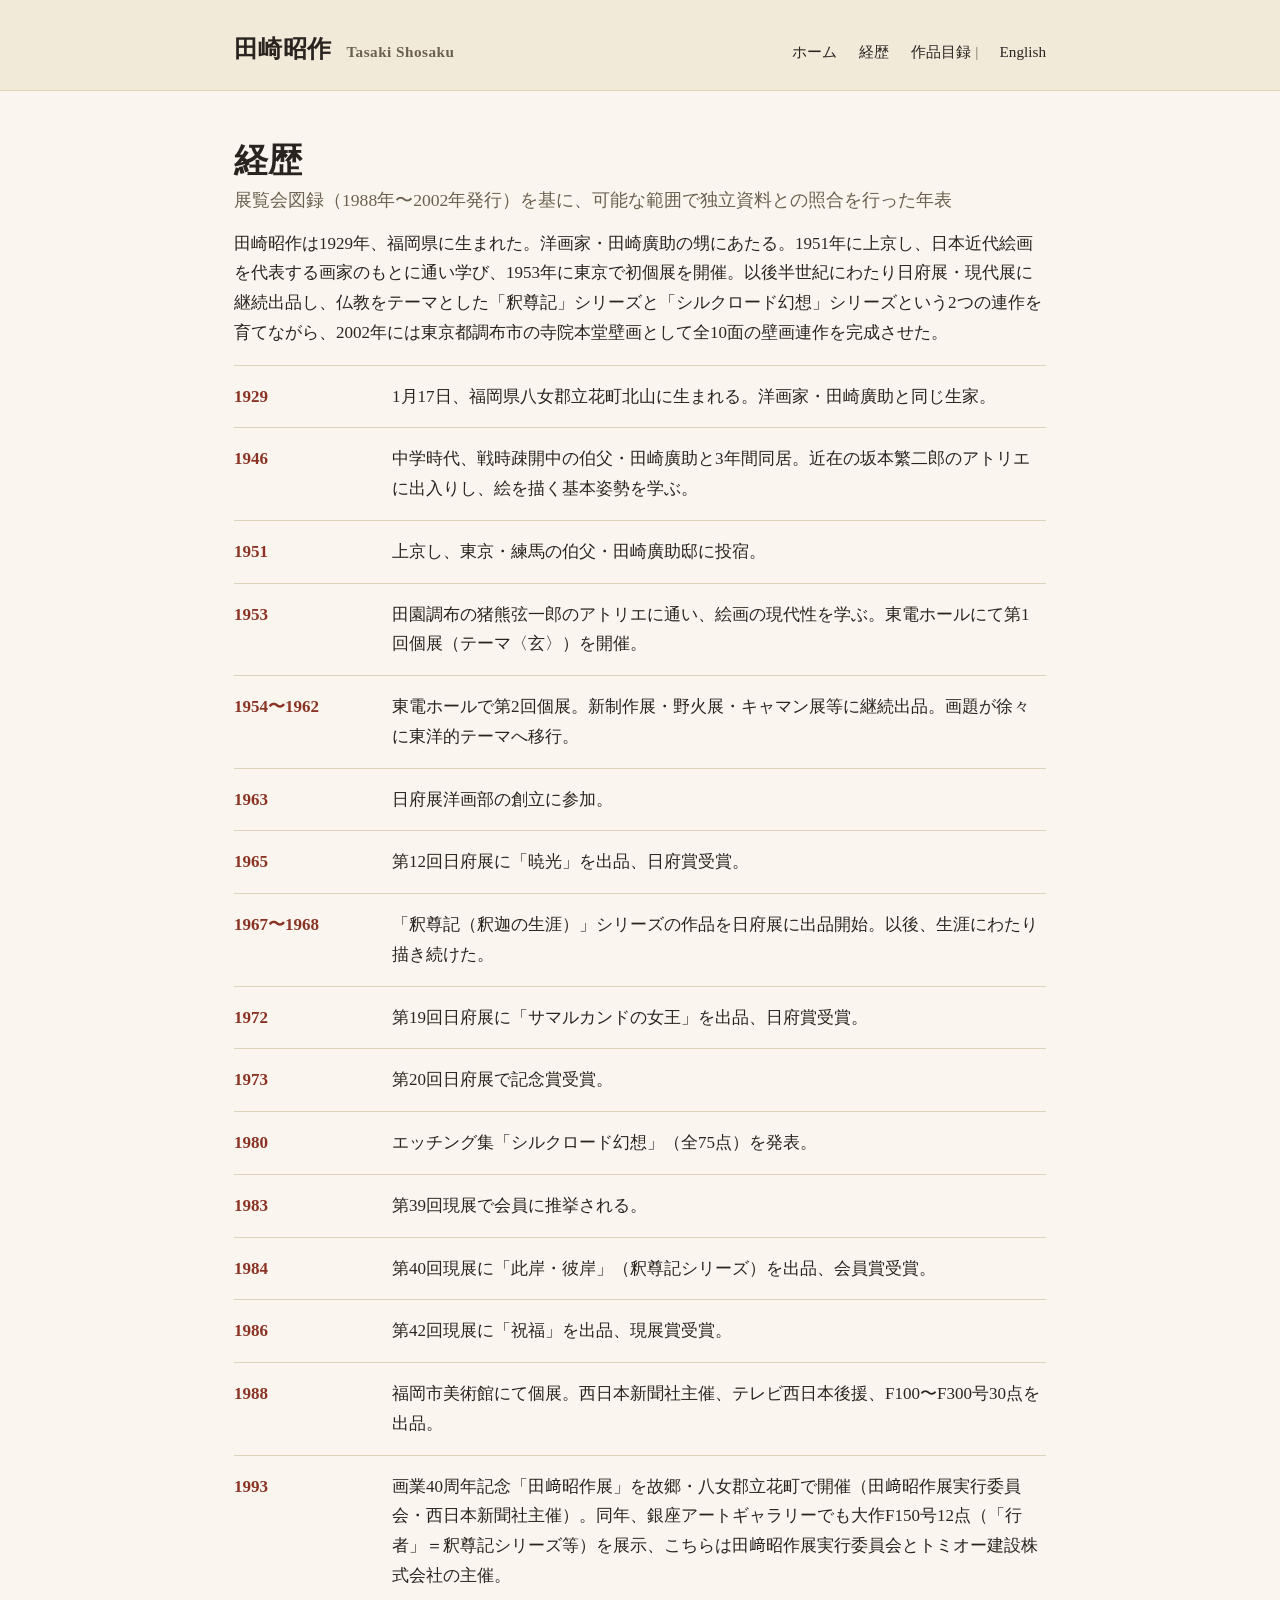
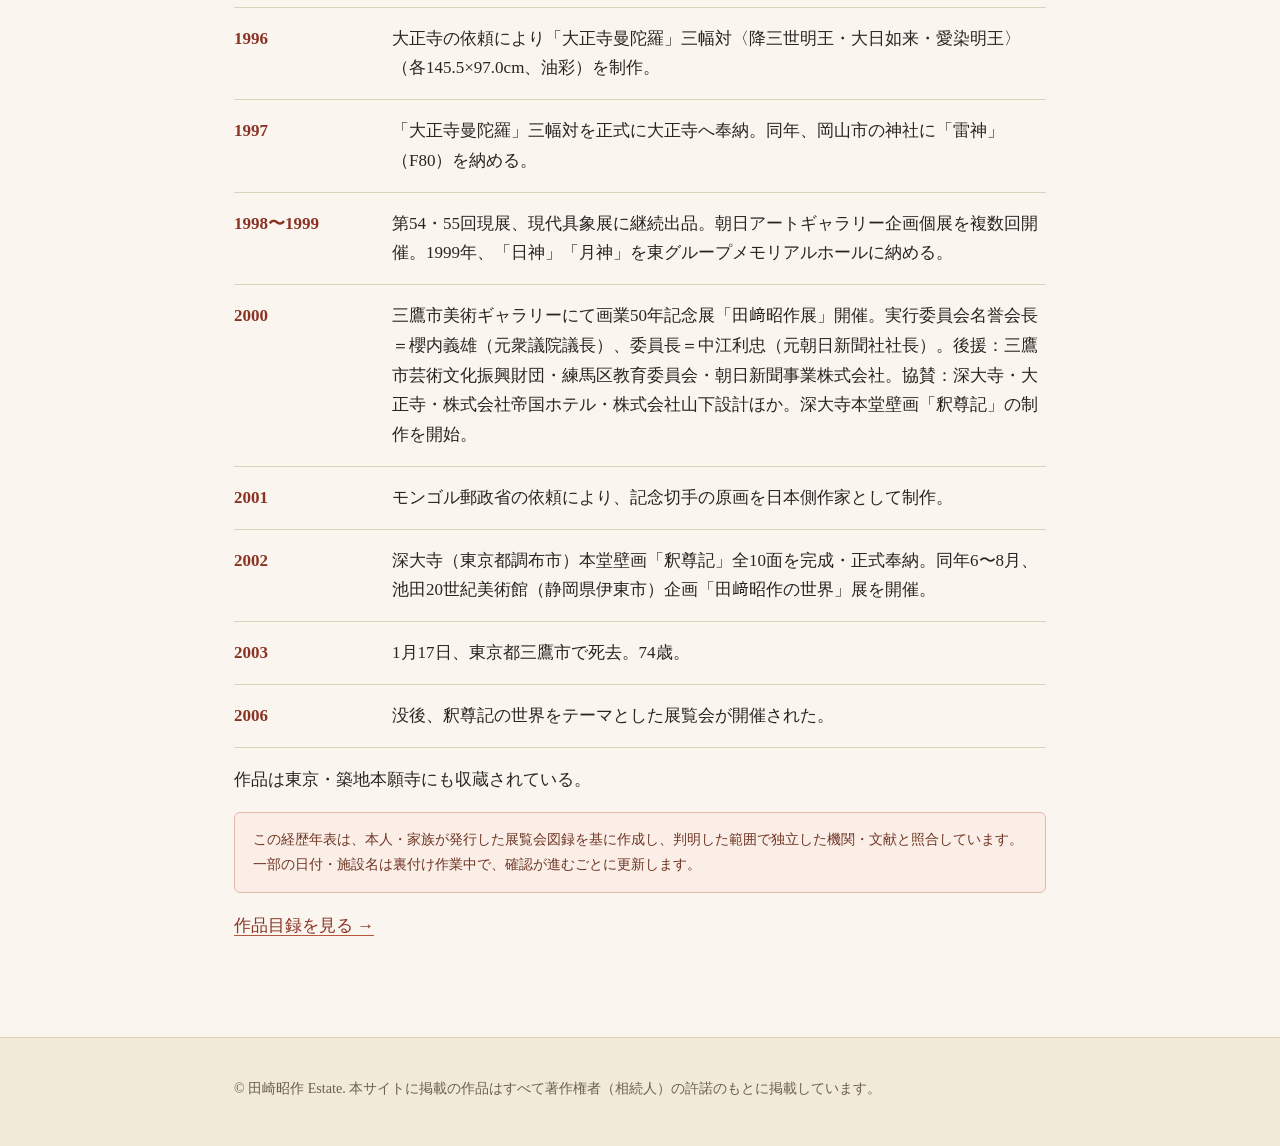
<file: ja/biography.html>
<!doctype html>
<html lang="ja">
<head>
<meta charset="utf-8">
<meta name="viewport" content="width=device-width, initial-scale=1">
<title>経歴 — 田崎昭作</title>
<meta name="description" content="洋画家・田崎昭作（1929–2003）の経歴年表。修業時代から本堂壁画《釈尊記》完成まで。">
<link rel="canonical" href="https://ttakt.github.io/tasaki-shosaku/ja/biography.html">
<link rel="alternate" hreflang="en" href="https://ttakt.github.io/tasaki-shosaku/biography.html">
<link rel="alternate" hreflang="ja" href="https://ttakt.github.io/tasaki-shosaku/ja/biography.html">
<link rel="alternate" hreflang="x-default" href="https://ttakt.github.io/tasaki-shosaku/biography.html">
<link rel="icon" href="../assets/favicon.ico" sizes="any">
<link rel="icon" href="../assets/favicon-32.png" type="image/png" sizes="32x32">
<link rel="apple-touch-icon" href="../assets/apple-touch-icon.png">
<meta property="og:type" content="profile">
<meta property="og:site_name" content="Tasaki Shosaku ">
<meta property="og:locale" content="ja_JP">
<meta property="og:title" content="経歴 — 田崎昭作">
<meta property="og:description" content="洋画家・田崎昭作（1929–2003）の経歴年表。修業時代から本堂壁画《釈尊記》完成まで。">
<meta property="og:url" content="https://ttakt.github.io/tasaki-shosaku/ja/biography.html">
<meta property="og:image" content="https://ttakt.github.io/tasaki-shosaku/assets/og-image-ja.png">
<meta property="og:image:width" content="1200">
<meta property="og:image:height" content="630">
<meta name="twitter:card" content="summary_large_image">
<meta name="twitter:title" content="経歴 — 田崎昭作">
<meta name="twitter:description" content="洋画家・田崎昭作（1929–2003）の経歴年表。修業時代から本堂壁画《釈尊記》完成まで。">
<meta name="twitter:image" content="https://ttakt.github.io/tasaki-shosaku/assets/og-image-ja.png">
<link rel="stylesheet" href="../style.css">
</head>
<body>

<header class="site-header">
  <div class="wrap">
    <div class="brand">田崎昭作 <span class="jp">Tasaki Shosaku</span></div>
    <nav class="main-nav">
      <a href="index.html">ホーム</a>
      <a href="biography.html">経歴</a>
      <a href="works.html">作品目録</a>
      <span class="lang-switch">| <a href="../biography.html">English</a></span>
    </nav>
  </div>
</header>

<main>
  <div class="wrap">
    <h1>経歴<span class="sub">展覧会図録（1988年〜2002年発行）を基に、可能な範囲で独立資料との照合を行った年表</span></h1>

    <p>田崎昭作は1929年、福岡県に生まれた。洋画家・田崎廣助の甥にあたる。1951年に上京し、日本近代絵画を代表する画家のもとに通い学び、1953年に東京で初個展を開催。以後半世紀にわたり日府展・現代展に継続出品し、仏教をテーマとした「釈尊記」シリーズと「シルクロード幻想」シリーズという2つの連作を育てながら、2002年には東京都調布市の寺院本堂壁画として全10面の壁画連作を完成させた。</p>

    <ul class="timeline">

      <li><div class="year">1929</div><div class="desc">1月17日、福岡県八女郡立花町北山に生まれる。洋画家・田崎廣助と同じ生家。</div></li>

      <li><div class="year">1946</div><div class="desc">中学時代、戦時疎開中の伯父・田崎廣助と3年間同居。近在の坂本繁二郎のアトリエに出入りし、絵を描く基本姿勢を学ぶ。</div></li>

      <li><div class="year">1951</div><div class="desc">上京し、東京・練馬の伯父・田崎廣助邸に投宿。</div></li>

      <li><div class="year">1953</div><div class="desc">田園調布の猪熊弦一郎のアトリエに通い、絵画の現代性を学ぶ。東電ホールにて第1回個展（テーマ〈玄〉）を開催。</div></li>

      <li><div class="year">1954〜1962</div><div class="desc">東電ホールで第2回個展。新制作展・野火展・キャマン展等に継続出品。画題が徐々に東洋的テーマへ移行。</div></li>

      <li><div class="year">1963</div><div class="desc">日府展洋画部の創立に参加。</div></li>

      <li><div class="year">1965</div><div class="desc">第12回日府展に「暁光」を出品、日府賞受賞。</div></li>

      <li><div class="year">1967〜1968</div><div class="desc">「釈尊記（釈迦の生涯）」シリーズの作品を日府展に出品開始。以後、生涯にわたり描き続けた。</div></li>

      <li><div class="year">1972</div><div class="desc">第19回日府展に「サマルカンドの女王」を出品、日府賞受賞。</div></li>

      <li><div class="year">1973</div><div class="desc">第20回日府展で記念賞受賞。</div></li>

      <li><div class="year">1980</div><div class="desc">エッチング集「シルクロード幻想」（全75点）を発表。</div></li>

      <li><div class="year">1983</div><div class="desc">第39回現展で会員に推挙される。</div></li>

      <li><div class="year">1984</div><div class="desc">第40回現展に「此岸・彼岸」（釈尊記シリーズ）を出品、会員賞受賞。</div></li>

      <li><div class="year">1986</div><div class="desc">第42回現展に「祝福」を出品、現展賞受賞。</div></li>

      <li><div class="year">1988</div><div class="desc">福岡市美術館にて個展。西日本新聞社主催、テレビ西日本後援、F100〜F300号30点を出品。</div></li>

      <li><div class="year">1993</div><div class="desc">画業40周年記念「田﨑昭作展」を故郷・八女郡立花町で開催（田﨑昭作展実行委員会・西日本新聞社主催）。同年、銀座アートギャラリーでも大作F150号12点（「行者」＝釈尊記シリーズ等）を展示、こちらは田﨑昭作展実行委員会とトミオー建設株式会社の主催。</div></li>

      <li><div class="year">1996</div><div class="desc">大正寺の依頼により「大正寺曼陀羅」三幅対〈降三世明王・大日如来・愛染明王〉（各145.5×97.0cm、油彩）を制作。</div></li>

      <li><div class="year">1997</div><div class="desc">「大正寺曼陀羅」三幅対を正式に大正寺へ奉納。同年、岡山市の神社に「雷神」（F80）を納める。</div></li>

      <li><div class="year">1998〜1999</div><div class="desc">第54・55回現展、現代具象展に継続出品。朝日アートギャラリー企画個展を複数回開催。1999年、「日神」「月神」を東グループメモリアルホールに納める。</div></li>

      <li><div class="year">2000</div><div class="desc">三鷹市美術ギャラリーにて画業50年記念展「田﨑昭作展」開催。実行委員会名誉会長＝櫻内義雄（元衆議院議長）、委員長＝中江利忠（元朝日新聞社社長）。後援：三鷹市芸術文化振興財団・練馬区教育委員会・朝日新聞事業株式会社。協賛：深大寺・大正寺・株式会社帝国ホテル・株式会社山下設計ほか。深大寺本堂壁画「釈尊記」の制作を開始。</div></li>

      <li><div class="year">2001</div><div class="desc">モンゴル郵政省の依頼により、記念切手の原画を日本側作家として制作。</div></li>

      <li><div class="year">2002</div><div class="desc">深大寺（東京都調布市）本堂壁画「釈尊記」全10面を完成・正式奉納。同年6〜8月、池田20世紀美術館（静岡県伊東市）企画「田﨑昭作の世界」展を開催。</div></li>

      <li><div class="year">2003</div><div class="desc">1月17日、東京都三鷹市で死去。74歳。</div></li>

      <li><div class="year">2006</div><div class="desc">没後、釈尊記の世界をテーマとした展覧会が開催された。</div></li>

    </ul>

    <p>作品は東京・築地本願寺にも収蔵されている。</p>

    <div class="status-note">
      この経歴年表は、本人・家族が発行した展覧会図録を基に作成し、判明した範囲で独立した機関・文献と照合しています。一部の日付・施設名は裏付け作業中で、確認が進むごとに更新します。
    </div>

    <p><a href="works.html">作品目録を見る &rarr;</a></p>
  </div>
</main>

<footer class="site-footer">
  <div class="wrap">
    <p>&copy; 田崎昭作 Estate. 本サイトに掲載の作品はすべて著作権者（相続人）の許諾のもとに掲載しています。</p>
  </div>
</footer>

</body>
</html>
</file>
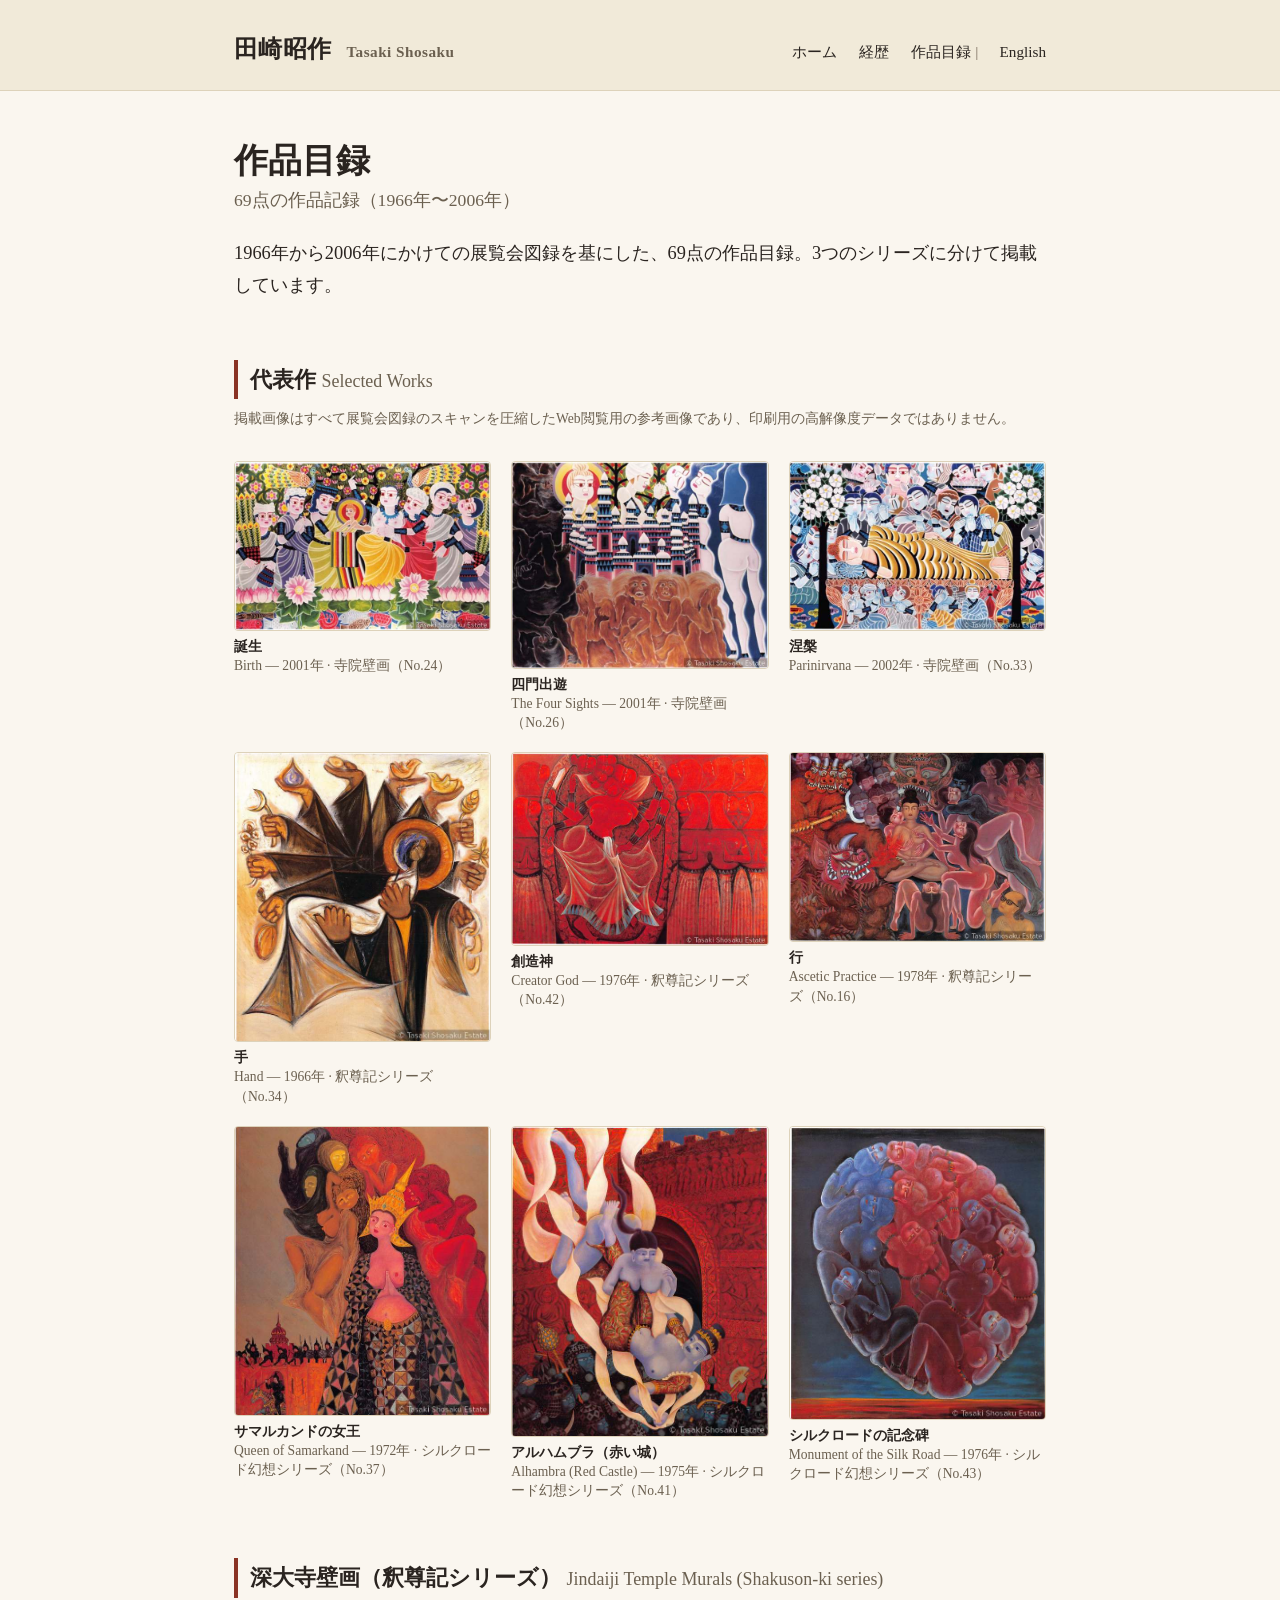
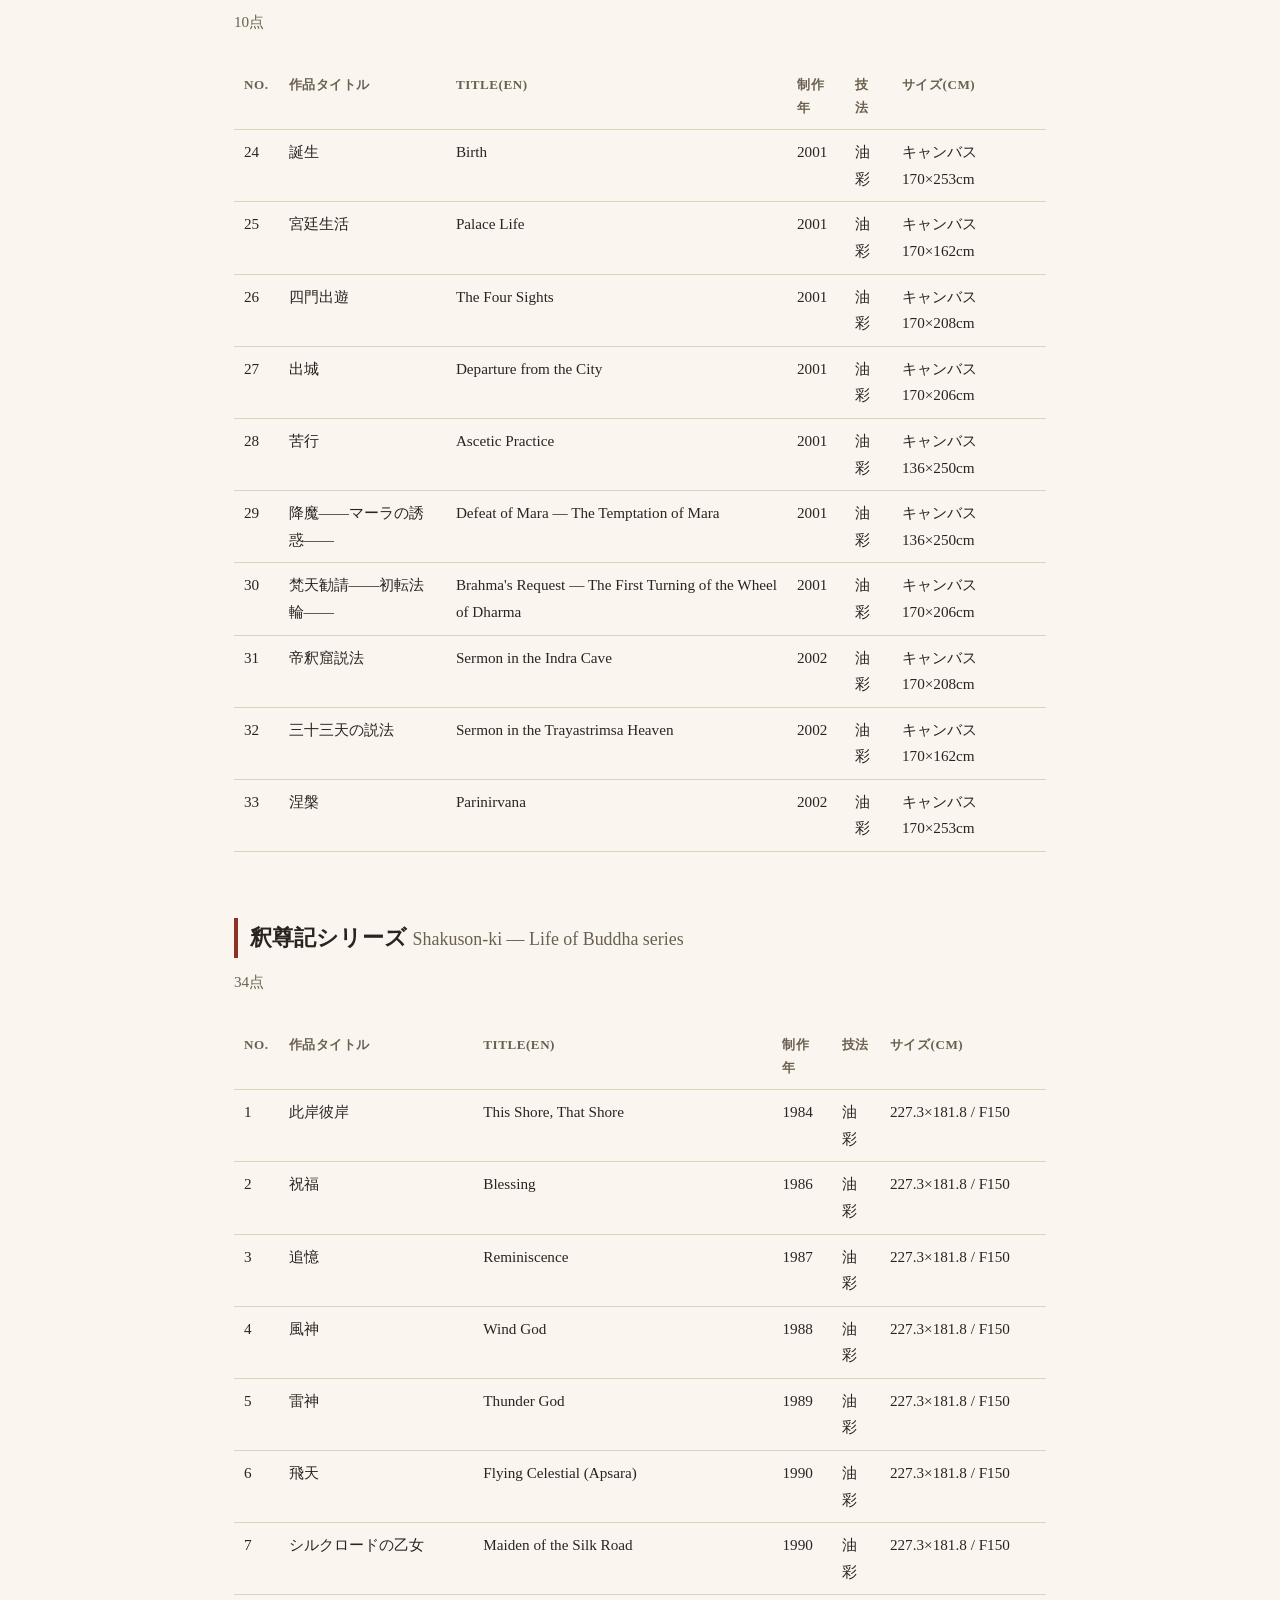
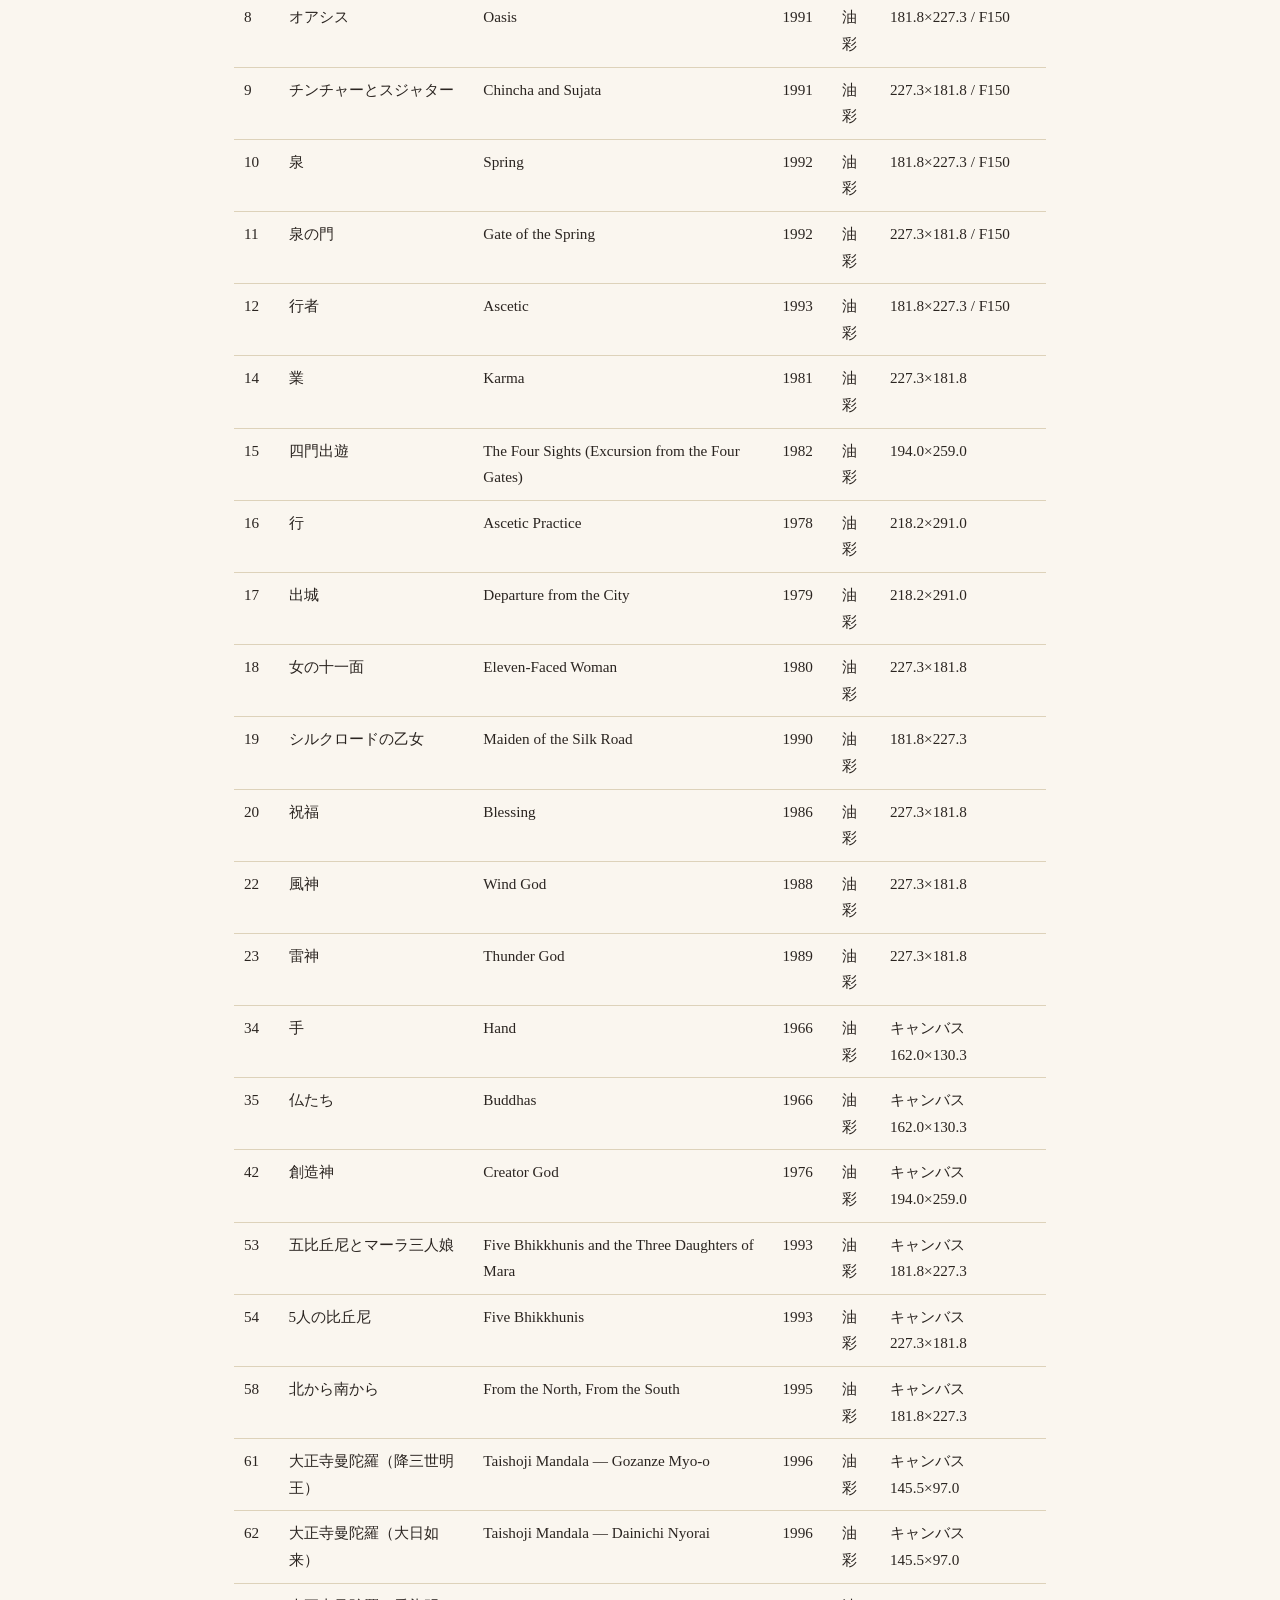
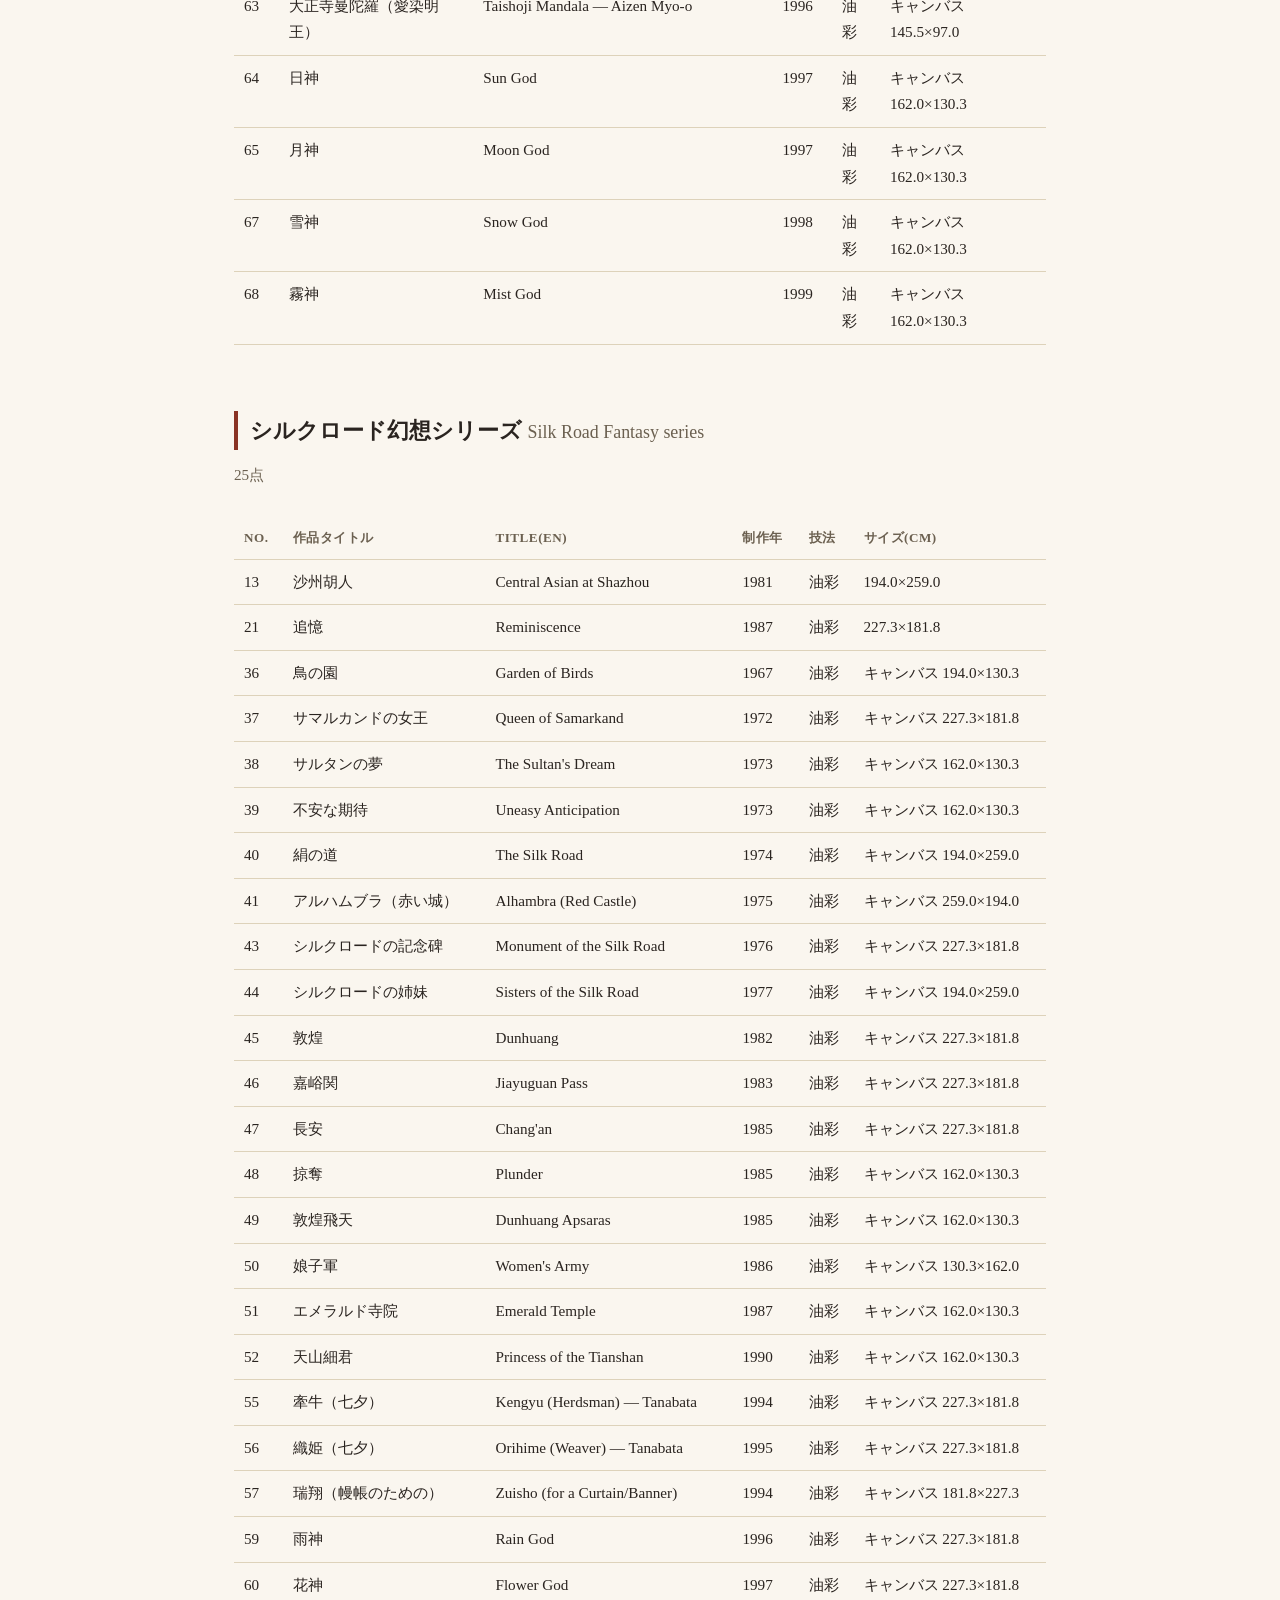
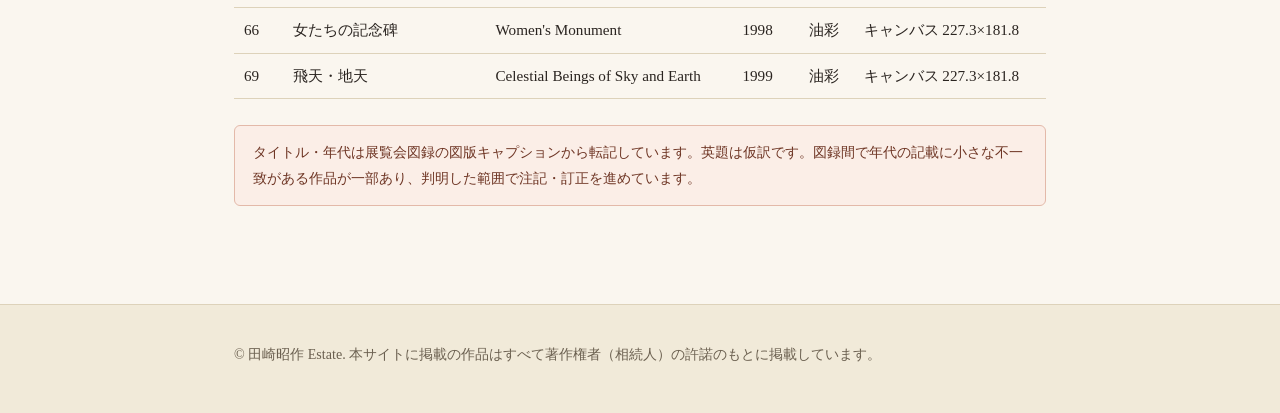
<file: ja/works.html>
<!doctype html>
<html lang="ja">
<head>
<meta charset="utf-8">
<meta name="viewport" content="width=device-width, initial-scale=1">
<title>作品目録 — 田崎昭作</title>
<meta name="description" content="田崎昭作の作品目録（69点）。寺院壁画、釈尊記シリーズ、シルクロード幻想シリーズ。">
<link rel="canonical" href="https://ttakt.github.io/tasaki-shosaku/ja/works.html">
<link rel="alternate" hreflang="en" href="https://ttakt.github.io/tasaki-shosaku/works.html">
<link rel="alternate" hreflang="ja" href="https://ttakt.github.io/tasaki-shosaku/ja/works.html">
<link rel="alternate" hreflang="x-default" href="https://ttakt.github.io/tasaki-shosaku/works.html">
<link rel="icon" href="../assets/favicon.ico" sizes="any">
<link rel="icon" href="../assets/favicon-32.png" type="image/png" sizes="32x32">
<link rel="apple-touch-icon" href="../assets/apple-touch-icon.png">
<meta property="og:type" content="profile">
<meta property="og:site_name" content="Tasaki Shosaku ">
<meta property="og:locale" content="ja_JP">
<meta property="og:title" content="作品目録 — 田崎昭作">
<meta property="og:description" content="田崎昭作の作品目録（69点）。寺院壁画、釈尊記シリーズ、シルクロード幻想シリーズ。">
<meta property="og:url" content="https://ttakt.github.io/tasaki-shosaku/ja/works.html">
<meta property="og:image" content="https://ttakt.github.io/tasaki-shosaku/assets/og-image-ja.png">
<meta property="og:image:width" content="1200">
<meta property="og:image:height" content="630">
<meta name="twitter:card" content="summary_large_image">
<meta name="twitter:title" content="作品目録 — 田崎昭作">
<meta name="twitter:description" content="田崎昭作の作品目録（69点）。寺院壁画、釈尊記シリーズ、シルクロード幻想シリーズ。">
<meta name="twitter:image" content="https://ttakt.github.io/tasaki-shosaku/assets/og-image-ja.png">
<link rel="stylesheet" href="../style.css">
</head>
<body>

<header class="site-header">
  <div class="wrap">
    <div class="brand">田崎昭作 <span class="jp">Tasaki Shosaku</span></div>
    <nav class="main-nav">
      <a href="index.html">ホーム</a>
      <a href="biography.html">経歴</a>
      <a href="works.html">作品目録</a>
      <span class="lang-switch">| <a href="../works.html">English</a></span>
    </nav>
  </div>
</header>

<main>
  <div class="wrap">
    <h1>作品目録<span class="sub">69点の作品記録（1966年〜2006年）</span></h1>

<p class="lede">1966年から2006年にかけての展覧会図録を基にした、69点の作品目録。3つのシリーズに分けて掲載しています。</p>

<h2>代表作 <span style="color:var(--muted);font-weight:400;font-size:0.8em;">Selected Works</span></h2>
<p class="image-note">掲載画像はすべて展覧会図録のスキャンを圧縮したWeb閲覧用の参考画像であり、印刷用の高解像度データではありません。</p>
<div class="gallery">
  <figure><img src="../assets/works/24-birth.jpg" width="640" height="421" loading="lazy" alt="誕生、2001年、油彩、寺院壁画"><figcaption><span class="work-title">誕生</span><br>Birth — 2001年 &middot; 寺院壁画（No.24）</figcaption></figure>
  <figure><img src="../assets/works/26-four-sights-mural.jpg" width="640" height="516" loading="lazy" alt="四門出遊、2001年、油彩、寺院壁画"><figcaption><span class="work-title">四門出遊</span><br>The Four Sights — 2001年 &middot; 寺院壁画（No.26）</figcaption></figure>
  <figure><img src="../assets/works/33-parinirvana.jpg" width="640" height="421" loading="lazy" alt="涅槃、2002年、油彩、寺院壁画"><figcaption><span class="work-title">涅槃</span><br>Parinirvana — 2002年 &middot; 寺院壁画（No.33）</figcaption></figure>
  <figure><img src="../assets/works/34-hand.jpg" width="566" height="640" loading="lazy" alt="手、1966年、油彩、釈尊記シリーズ"><figcaption><span class="work-title">手</span><br>Hand — 1966年 &middot; 釈尊記シリーズ（No.34）</figcaption></figure>
  <figure><img src="../assets/works/42-creator-god.jpg" width="640" height="481" loading="lazy" alt="創造神、1976年、油彩、釈尊記シリーズ"><figcaption><span class="work-title">創造神</span><br>Creator God — 1976年 &middot; 釈尊記シリーズ（No.42）</figcaption></figure>
  <figure><img src="../assets/works/16-ascetic-practice.jpg" width="640" height="473" loading="lazy" alt="行、1978年、油彩、釈尊記シリーズ"><figcaption><span class="work-title">行</span><br>Ascetic Practice — 1978年 &middot; 釈尊記シリーズ（No.16）</figcaption></figure>
  <figure><img src="../assets/works/37-queen-of-samarkand.jpg" width="567" height="640" loading="lazy" alt="サマルカンドの女王、1972年、油彩、シルクロード幻想シリーズ"><figcaption><span class="work-title">サマルカンドの女王</span><br>Queen of Samarkand — 1972年 &middot; シルクロード幻想シリーズ（No.37）</figcaption></figure>
  <figure><img src="../assets/works/41-alhambra.jpg" width="528" height="640" loading="lazy" alt="アルハムブラ（赤い城）、1975年、油彩、シルクロード幻想シリーズ"><figcaption><span class="work-title">アルハムブラ（赤い城）</span><br>Alhambra (Red Castle) — 1975年 &middot; シルクロード幻想シリーズ（No.41）</figcaption></figure>
  <figure><img src="../assets/works/43-monument-silk-road.jpg" width="559" height="640" loading="lazy" alt="シルクロードの記念碑、1976年、油彩、シルクロード幻想シリーズ"><figcaption><span class="work-title">シルクロードの記念碑</span><br>Monument of the Silk Road — 1976年 &middot; シルクロード幻想シリーズ（No.43）</figcaption></figure>
</div>

<h2>深大寺壁画（釈尊記シリーズ） <span style="color:var(--muted);font-weight:400;font-size:0.8em;">Jindaiji Temple Murals (Shakuson-ki series)</span></h2>
<p class="series-count">10点</p>
<div class="table-scroll"><table class="works">
<thead><tr><th>No.</th><th>作品タイトル</th><th>Title(EN)</th><th>制作年</th><th>技法</th><th>サイズ(cm)</th></tr></thead><tbody>
<tr><td>24</td><td>誕生</td><td>Birth</td><td>2001</td><td>油彩</td><td>キャンバス 170×253cm</td></tr>
<tr><td>25</td><td>宮廷生活</td><td>Palace Life</td><td>2001</td><td>油彩</td><td>キャンバス 170×162cm</td></tr>
<tr><td>26</td><td>四門出遊</td><td>The Four Sights</td><td>2001</td><td>油彩</td><td>キャンバス 170×208cm</td></tr>
<tr><td>27</td><td>出城</td><td>Departure from the City</td><td>2001</td><td>油彩</td><td>キャンバス 170×206cm</td></tr>
<tr><td>28</td><td>苦行</td><td>Ascetic Practice</td><td>2001</td><td>油彩</td><td>キャンバス 136×250cm</td></tr>
<tr><td>29</td><td>降魔――マーラの誘惑――</td><td>Defeat of Mara — The Temptation of Mara</td><td>2001</td><td>油彩</td><td>キャンバス 136×250cm</td></tr>
<tr><td>30</td><td>梵天勧請――初転法輪――</td><td>Brahma&#x27;s Request — The First Turning of the Wheel of Dharma</td><td>2001</td><td>油彩</td><td>キャンバス 170×206cm</td></tr>
<tr><td>31</td><td>帝釈窟説法</td><td>Sermon in the Indra Cave</td><td>2002</td><td>油彩</td><td>キャンバス 170×208cm</td></tr>
<tr><td>32</td><td>三十三天の説法</td><td>Sermon in the Trayastrimsa Heaven</td><td>2002</td><td>油彩</td><td>キャンバス 170×162cm</td></tr>
<tr><td>33</td><td>涅槃</td><td>Parinirvana</td><td>2002</td><td>油彩</td><td>キャンバス 170×253cm</td></tr>
</tbody></table></div>
<h2>釈尊記シリーズ <span style="color:var(--muted);font-weight:400;font-size:0.8em;">Shakuson-ki — Life of Buddha series</span></h2>
<p class="series-count">34点</p>
<div class="table-scroll"><table class="works">
<thead><tr><th>No.</th><th>作品タイトル</th><th>Title(EN)</th><th>制作年</th><th>技法</th><th>サイズ(cm)</th></tr></thead><tbody>
<tr><td>1</td><td>此岸彼岸</td><td>This Shore, That Shore</td><td>1984</td><td>油彩</td><td>227.3×181.8 / F150</td></tr>
<tr><td>2</td><td>祝福</td><td>Blessing</td><td>1986</td><td>油彩</td><td>227.3×181.8 / F150</td></tr>
<tr><td>3</td><td>追憶</td><td>Reminiscence</td><td>1987</td><td>油彩</td><td>227.3×181.8 / F150</td></tr>
<tr><td>4</td><td>風神</td><td>Wind God</td><td>1988</td><td>油彩</td><td>227.3×181.8 / F150</td></tr>
<tr><td>5</td><td>雷神</td><td>Thunder God</td><td>1989</td><td>油彩</td><td>227.3×181.8 / F150</td></tr>
<tr><td>6</td><td>飛天</td><td>Flying Celestial (Apsara)</td><td>1990</td><td>油彩</td><td>227.3×181.8 / F150</td></tr>
<tr><td>7</td><td>シルクロードの乙女</td><td>Maiden of the Silk Road</td><td>1990</td><td>油彩</td><td>227.3×181.8 / F150</td></tr>
<tr><td>8</td><td>オアシス</td><td>Oasis</td><td>1991</td><td>油彩</td><td>181.8×227.3 / F150</td></tr>
<tr><td>9</td><td>チンチャーとスジャター</td><td>Chincha and Sujata</td><td>1991</td><td>油彩</td><td>227.3×181.8 / F150</td></tr>
<tr><td>10</td><td>泉</td><td>Spring</td><td>1992</td><td>油彩</td><td>181.8×227.3 / F150</td></tr>
<tr><td>11</td><td>泉の門</td><td>Gate of the Spring</td><td>1992</td><td>油彩</td><td>227.3×181.8 / F150</td></tr>
<tr><td>12</td><td>行者</td><td>Ascetic</td><td>1993</td><td>油彩</td><td>181.8×227.3 / F150</td></tr>
<tr><td>14</td><td>業</td><td>Karma</td><td>1981</td><td>油彩</td><td>227.3×181.8</td></tr>
<tr><td>15</td><td>四門出遊</td><td>The Four Sights (Excursion from the Four Gates)</td><td>1982</td><td>油彩</td><td>194.0×259.0</td></tr>
<tr><td>16</td><td>行</td><td>Ascetic Practice</td><td>1978</td><td>油彩</td><td>218.2×291.0</td></tr>
<tr><td>17</td><td>出城</td><td>Departure from the City</td><td>1979</td><td>油彩</td><td>218.2×291.0</td></tr>
<tr><td>18</td><td>女の十一面</td><td>Eleven-Faced Woman</td><td>1980</td><td>油彩</td><td>227.3×181.8</td></tr>
<tr><td>19</td><td>シルクロードの乙女</td><td>Maiden of the Silk Road</td><td>1990</td><td>油彩</td><td>181.8×227.3</td></tr>
<tr><td>20</td><td>祝福</td><td>Blessing</td><td>1986</td><td>油彩</td><td>227.3×181.8</td></tr>
<tr><td>22</td><td>風神</td><td>Wind God</td><td>1988</td><td>油彩</td><td>227.3×181.8</td></tr>
<tr><td>23</td><td>雷神</td><td>Thunder God</td><td>1989</td><td>油彩</td><td>227.3×181.8</td></tr>
<tr><td>34</td><td>手</td><td>Hand</td><td>1966</td><td>油彩</td><td>キャンバス 162.0×130.3</td></tr>
<tr><td>35</td><td>仏たち</td><td>Buddhas</td><td>1966</td><td>油彩</td><td>キャンバス 162.0×130.3</td></tr>
<tr><td>42</td><td>創造神</td><td>Creator God</td><td>1976</td><td>油彩</td><td>キャンバス 194.0×259.0</td></tr>
<tr><td>53</td><td>五比丘尼とマーラ三人娘</td><td>Five Bhikkhunis and the Three Daughters of Mara</td><td>1993</td><td>油彩</td><td>キャンバス 181.8×227.3</td></tr>
<tr><td>54</td><td>5人の比丘尼</td><td>Five Bhikkhunis</td><td>1993</td><td>油彩</td><td>キャンバス 227.3×181.8</td></tr>
<tr><td>58</td><td>北から南から</td><td>From the North, From the South</td><td>1995</td><td>油彩</td><td>キャンバス 181.8×227.3</td></tr>
<tr><td>61</td><td>大正寺曼陀羅（降三世明王）</td><td>Taishoji Mandala — Gozanze Myo-o</td><td>1996</td><td>油彩</td><td>キャンバス 145.5×97.0</td></tr>
<tr><td>62</td><td>大正寺曼陀羅（大日如来）</td><td>Taishoji Mandala — Dainichi Nyorai</td><td>1996</td><td>油彩</td><td>キャンバス 145.5×97.0</td></tr>
<tr><td>63</td><td>大正寺曼陀羅（愛染明王）</td><td>Taishoji Mandala — Aizen Myo-o</td><td>1996</td><td>油彩</td><td>キャンバス 145.5×97.0</td></tr>
<tr><td>64</td><td>日神</td><td>Sun God</td><td>1997</td><td>油彩</td><td>キャンバス 162.0×130.3</td></tr>
<tr><td>65</td><td>月神</td><td>Moon God</td><td>1997</td><td>油彩</td><td>キャンバス 162.0×130.3</td></tr>
<tr><td>67</td><td>雪神</td><td>Snow God</td><td>1998</td><td>油彩</td><td>キャンバス 162.0×130.3</td></tr>
<tr><td>68</td><td>霧神</td><td>Mist God</td><td>1999</td><td>油彩</td><td>キャンバス 162.0×130.3</td></tr>
</tbody></table></div>
<h2>シルクロード幻想シリーズ <span style="color:var(--muted);font-weight:400;font-size:0.8em;">Silk Road Fantasy series</span></h2>
<p class="series-count">25点</p>
<div class="table-scroll"><table class="works">
<thead><tr><th>No.</th><th>作品タイトル</th><th>Title(EN)</th><th>制作年</th><th>技法</th><th>サイズ(cm)</th></tr></thead><tbody>
<tr><td>13</td><td>沙州胡人</td><td>Central Asian at Shazhou</td><td>1981</td><td>油彩</td><td>194.0×259.0</td></tr>
<tr><td>21</td><td>追憶</td><td>Reminiscence</td><td>1987</td><td>油彩</td><td>227.3×181.8</td></tr>
<tr><td>36</td><td>鳥の園</td><td>Garden of Birds</td><td>1967</td><td>油彩</td><td>キャンバス 194.0×130.3</td></tr>
<tr><td>37</td><td>サマルカンドの女王</td><td>Queen of Samarkand</td><td>1972</td><td>油彩</td><td>キャンバス 227.3×181.8</td></tr>
<tr><td>38</td><td>サルタンの夢</td><td>The Sultan&#x27;s Dream</td><td>1973</td><td>油彩</td><td>キャンバス 162.0×130.3</td></tr>
<tr><td>39</td><td>不安な期待</td><td>Uneasy Anticipation</td><td>1973</td><td>油彩</td><td>キャンバス 162.0×130.3</td></tr>
<tr><td>40</td><td>絹の道</td><td>The Silk Road</td><td>1974</td><td>油彩</td><td>キャンバス 194.0×259.0</td></tr>
<tr><td>41</td><td>アルハムブラ（赤い城）</td><td>Alhambra (Red Castle)</td><td>1975</td><td>油彩</td><td>キャンバス 259.0×194.0</td></tr>
<tr><td>43</td><td>シルクロードの記念碑</td><td>Monument of the Silk Road</td><td>1976</td><td>油彩</td><td>キャンバス 227.3×181.8</td></tr>
<tr><td>44</td><td>シルクロードの姉妹</td><td>Sisters of the Silk Road</td><td>1977</td><td>油彩</td><td>キャンバス 194.0×259.0</td></tr>
<tr><td>45</td><td>敦煌</td><td>Dunhuang</td><td>1982</td><td>油彩</td><td>キャンバス 227.3×181.8</td></tr>
<tr><td>46</td><td>嘉峪関</td><td>Jiayuguan Pass</td><td>1983</td><td>油彩</td><td>キャンバス 227.3×181.8</td></tr>
<tr><td>47</td><td>長安</td><td>Chang&#x27;an</td><td>1985</td><td>油彩</td><td>キャンバス 227.3×181.8</td></tr>
<tr><td>48</td><td>掠奪</td><td>Plunder</td><td>1985</td><td>油彩</td><td>キャンバス 162.0×130.3</td></tr>
<tr><td>49</td><td>敦煌飛天</td><td>Dunhuang Apsaras</td><td>1985</td><td>油彩</td><td>キャンバス 162.0×130.3</td></tr>
<tr><td>50</td><td>娘子軍</td><td>Women&#x27;s Army</td><td>1986</td><td>油彩</td><td>キャンバス 130.3×162.0</td></tr>
<tr><td>51</td><td>エメラルド寺院</td><td>Emerald Temple</td><td>1987</td><td>油彩</td><td>キャンバス 162.0×130.3</td></tr>
<tr><td>52</td><td>天山細君</td><td>Princess of the Tianshan</td><td>1990</td><td>油彩</td><td>キャンバス 162.0×130.3</td></tr>
<tr><td>55</td><td>牽牛（七夕）</td><td>Kengyu (Herdsman) — Tanabata</td><td>1994</td><td>油彩</td><td>キャンバス 227.3×181.8</td></tr>
<tr><td>56</td><td>織姫（七夕）</td><td>Orihime (Weaver) — Tanabata</td><td>1995</td><td>油彩</td><td>キャンバス 227.3×181.8</td></tr>
<tr><td>57</td><td>瑞翔（幔帳のための）</td><td>Zuisho (for a Curtain/Banner)</td><td>1994</td><td>油彩</td><td>キャンバス 181.8×227.3</td></tr>
<tr><td>59</td><td>雨神</td><td>Rain God</td><td>1996</td><td>油彩</td><td>キャンバス 227.3×181.8</td></tr>
<tr><td>60</td><td>花神</td><td>Flower God</td><td>1997</td><td>油彩</td><td>キャンバス 227.3×181.8</td></tr>
<tr><td>66</td><td>女たちの記念碑</td><td>Women&#x27;s Monument</td><td>1998</td><td>油彩</td><td>キャンバス 227.3×181.8</td></tr>
<tr><td>69</td><td>飛天・地天</td><td>Celestial Beings of Sky and Earth</td><td>1999</td><td>油彩</td><td>キャンバス 227.3×181.8</td></tr>
</tbody></table></div>

    <div class="status-note">
      タイトル・年代は展覧会図録の図版キャプションから転記しています。英題は仮訳です。図録間で年代の記載に小さな不一致がある作品が一部あり、判明した範囲で注記・訂正を進めています。
    </div>
  </div>
</main>

<footer class="site-footer">
  <div class="wrap">
    <p>&copy; 田崎昭作 Estate. 本サイトに掲載の作品はすべて著作権者（相続人）の許諾のもとに掲載しています。</p>
  </div>
</footer>

</body>
</html>
</file>
<file: style.css>
/* Tasaki Shosaku reference site — shared stylesheet */

:root {
  --ink: #2a2420;
  --paper: #faf6ef;
  --paper-raised: #f1ead9;
  --accent: #8a3324;
  --accent-soft: #b5573f;
  --line: #ddd2ba;
  --muted: #6b6050;
  --max-width: 860px;
}

* { box-sizing: border-box; }

html { scroll-behavior: smooth; }

body {
  margin: 0;
  background: var(--paper);
  color: var(--ink);
  font-family: "Hiragino Mincho ProN", "Yu Mincho", "Noto Serif JP", Georgia, "Times New Roman", serif;
  line-height: 1.75;
  font-size: 17px;
}

a { color: var(--accent); text-decoration: none; border-bottom: 1px solid var(--accent-soft); }
a:hover { color: var(--accent-soft); }

.wrap {
  max-width: var(--max-width);
  margin: 0 auto;
  padding: 0 24px;
}

header.site-header {
  border-bottom: 1px solid var(--line);
  padding: 28px 0 20px;
  background: var(--paper-raised);
}

header.site-header .wrap {
  display: flex;
  justify-content: space-between;
  align-items: baseline;
  flex-wrap: wrap;
  gap: 10px;
}

.brand {
  font-size: 1.5rem;
  letter-spacing: 0.02em;
  font-weight: 600;
}
.brand .jp { font-size: 0.95rem; color: var(--muted); margin-left: 8px; }

nav.main-nav a {
  margin-left: 18px;
  font-size: 0.95rem;
  border-bottom: none;
  color: var(--ink);
}
nav.main-nav a:hover { color: var(--accent); }

.lang-switch {
  font-size: 0.85rem;
  color: var(--muted);
}
.lang-switch a { border-bottom: none; }

main { padding: 48px 0 80px; }

h1 { font-size: 2.1rem; margin: 0 0 6px; line-height: 1.3; }
h1 .sub { display: block; font-size: 1.1rem; color: var(--muted); font-weight: 400; margin-top: 6px; }
h2 { font-size: 1.4rem; margin: 2.6em 0 0.8em; border-left: 4px solid var(--accent); padding-left: 12px; }
h3 { font-size: 1.1rem; margin: 1.6em 0 0.6em; color: var(--accent); }

p.lede {
  font-size: 1.15rem;
  color: var(--ink);
  margin-top: 1.4em;
}

.cards {
  display: grid;
  grid-template-columns: repeat(auto-fit, minmax(220px, 1fr));
  gap: 16px;
  margin: 28px 0;
}
.card {
  background: var(--paper-raised);
  border: 1px solid var(--line);
  border-radius: 6px;
  padding: 18px 20px;
}
.card h3 { margin-top: 0; }
.card p { margin: 0; font-size: 0.95rem; color: var(--ink); }

.timeline { list-style: none; margin: 0; padding: 0; border-top: 1px solid var(--line); }
.timeline li {
  display: grid;
  grid-template-columns: 140px 1fr;
  gap: 18px;
  padding: 16px 0;
  border-bottom: 1px solid var(--line);
}
.timeline .year { font-weight: 600; color: var(--accent); }
.timeline .desc { }
.timeline .desc .note { display: block; font-size: 0.85rem; color: var(--muted); margin-top: 4px; }

@media (max-width: 540px) {
  .timeline li { grid-template-columns: 1fr; gap: 4px; }
}

table.works {
  width: 100%;
  border-collapse: collapse;
  margin: 14px 0 8px;
  font-size: 0.95rem;
}
table.works th, table.works td {
  text-align: left;
  padding: 9px 10px;
  border-bottom: 1px solid var(--line);
  vertical-align: top;
}
table.works th {
  font-weight: 600;
  color: var(--muted);
  font-size: 0.82rem;
  text-transform: uppercase;
  letter-spacing: 0.04em;
}
table.works tr:hover { background: var(--paper-raised); }
.series-count { color: var(--muted); font-size: 0.95rem; margin-top: -6px; }

.table-scroll { overflow-x: auto; }

footer.site-footer {
  border-top: 1px solid var(--line);
  background: var(--paper-raised);
  padding: 32px 0 40px;
  font-size: 0.88rem;
  color: var(--muted);
}
footer.site-footer p { margin: 0.4em 0; }
footer.site-footer a { color: var(--muted); border-bottom: 1px solid var(--line); }

.gallery {
  display: grid;
  grid-template-columns: repeat(auto-fit, minmax(210px, 1fr));
  gap: 20px;
  margin: 18px 0 30px;
}
.gallery figure { margin: 0; }
.gallery img {
  width: 100%;
  height: auto;
  display: block;
  border-radius: 4px;
  border: 1px solid var(--line);
  background: var(--paper-raised);
}
.gallery figcaption {
  font-size: 0.85rem;
  color: var(--muted);
  margin-top: 6px;
  line-height: 1.4;
}
.gallery figcaption .work-title { color: var(--ink); font-weight: 600; }
.image-note {
  font-size: 0.85rem;
  color: var(--muted);
  margin: -10px 0 30px;
}

.status-note {
  background: #fbeee7;
  border: 1px solid #e3b9a9;
  border-radius: 6px;
  padding: 14px 18px;
  font-size: 0.9rem;
  color: #6e3524;
  margin: 18px 0;
}
</file>
